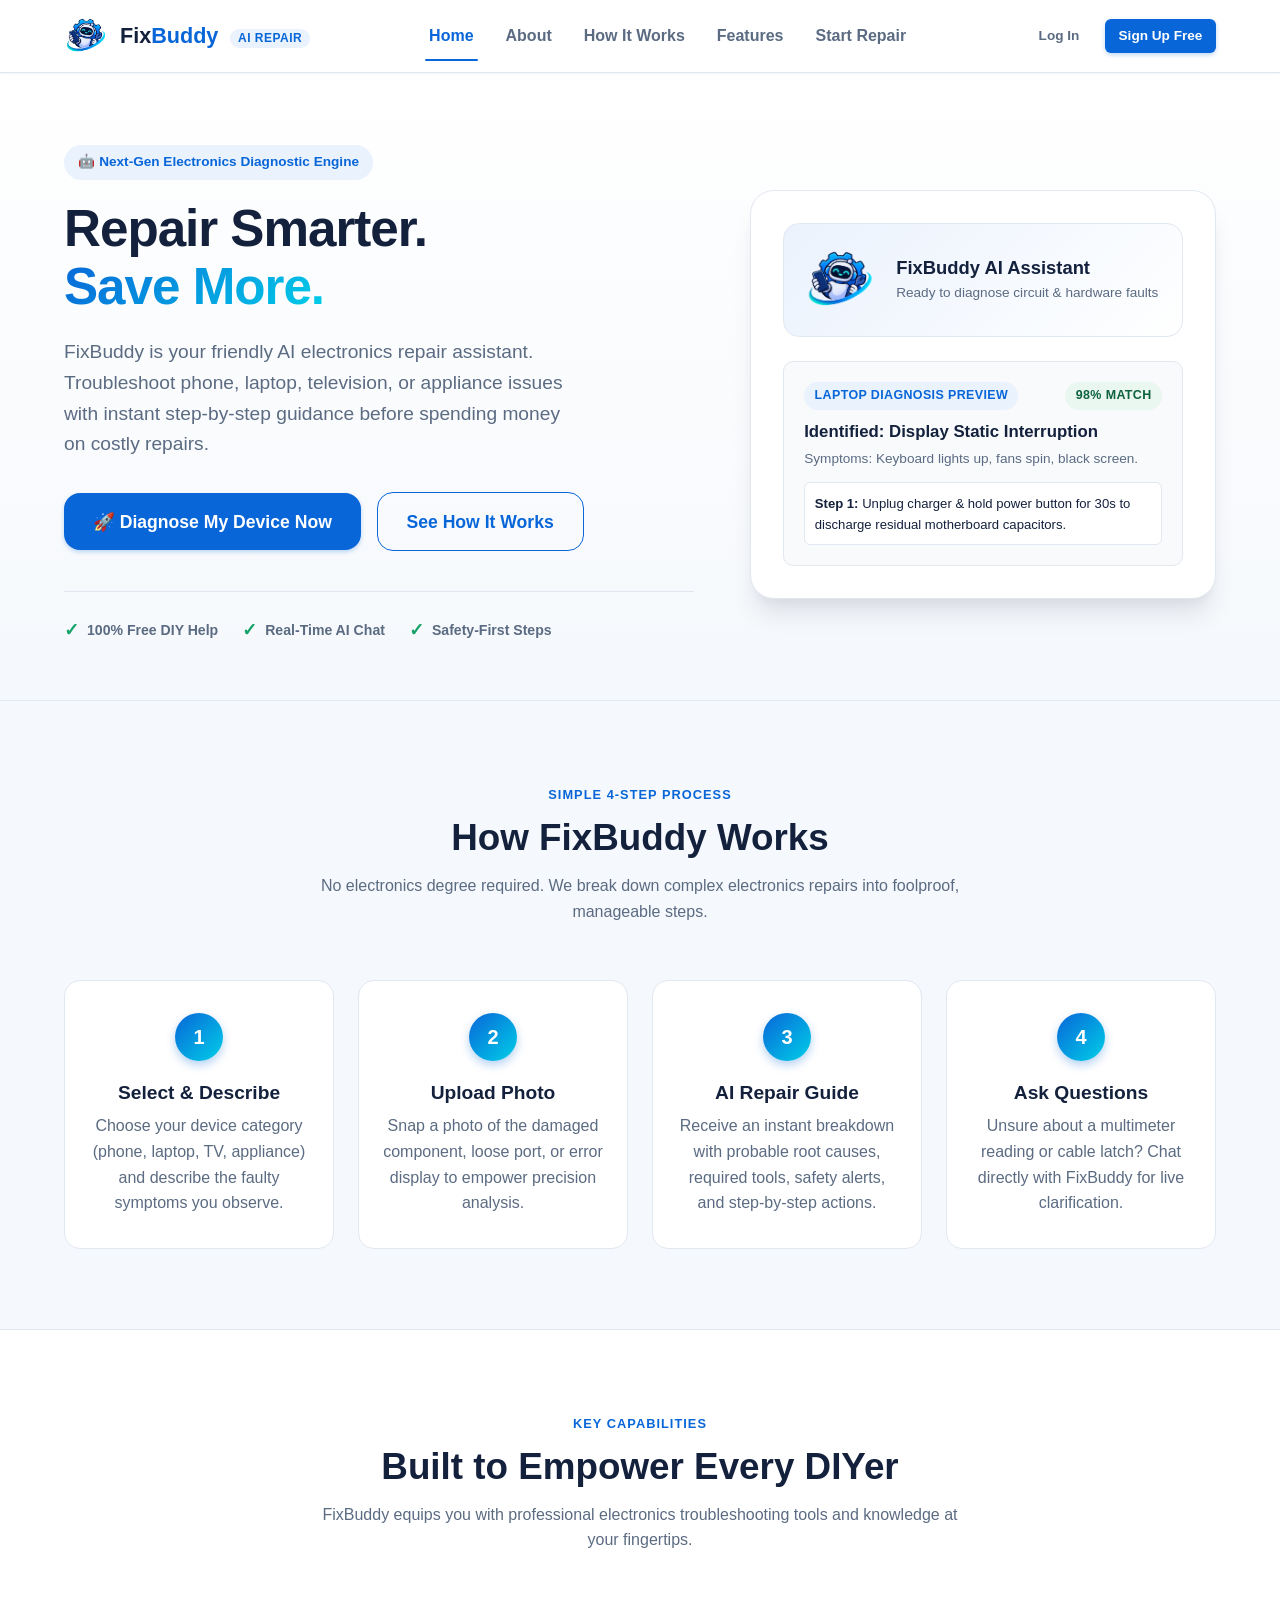
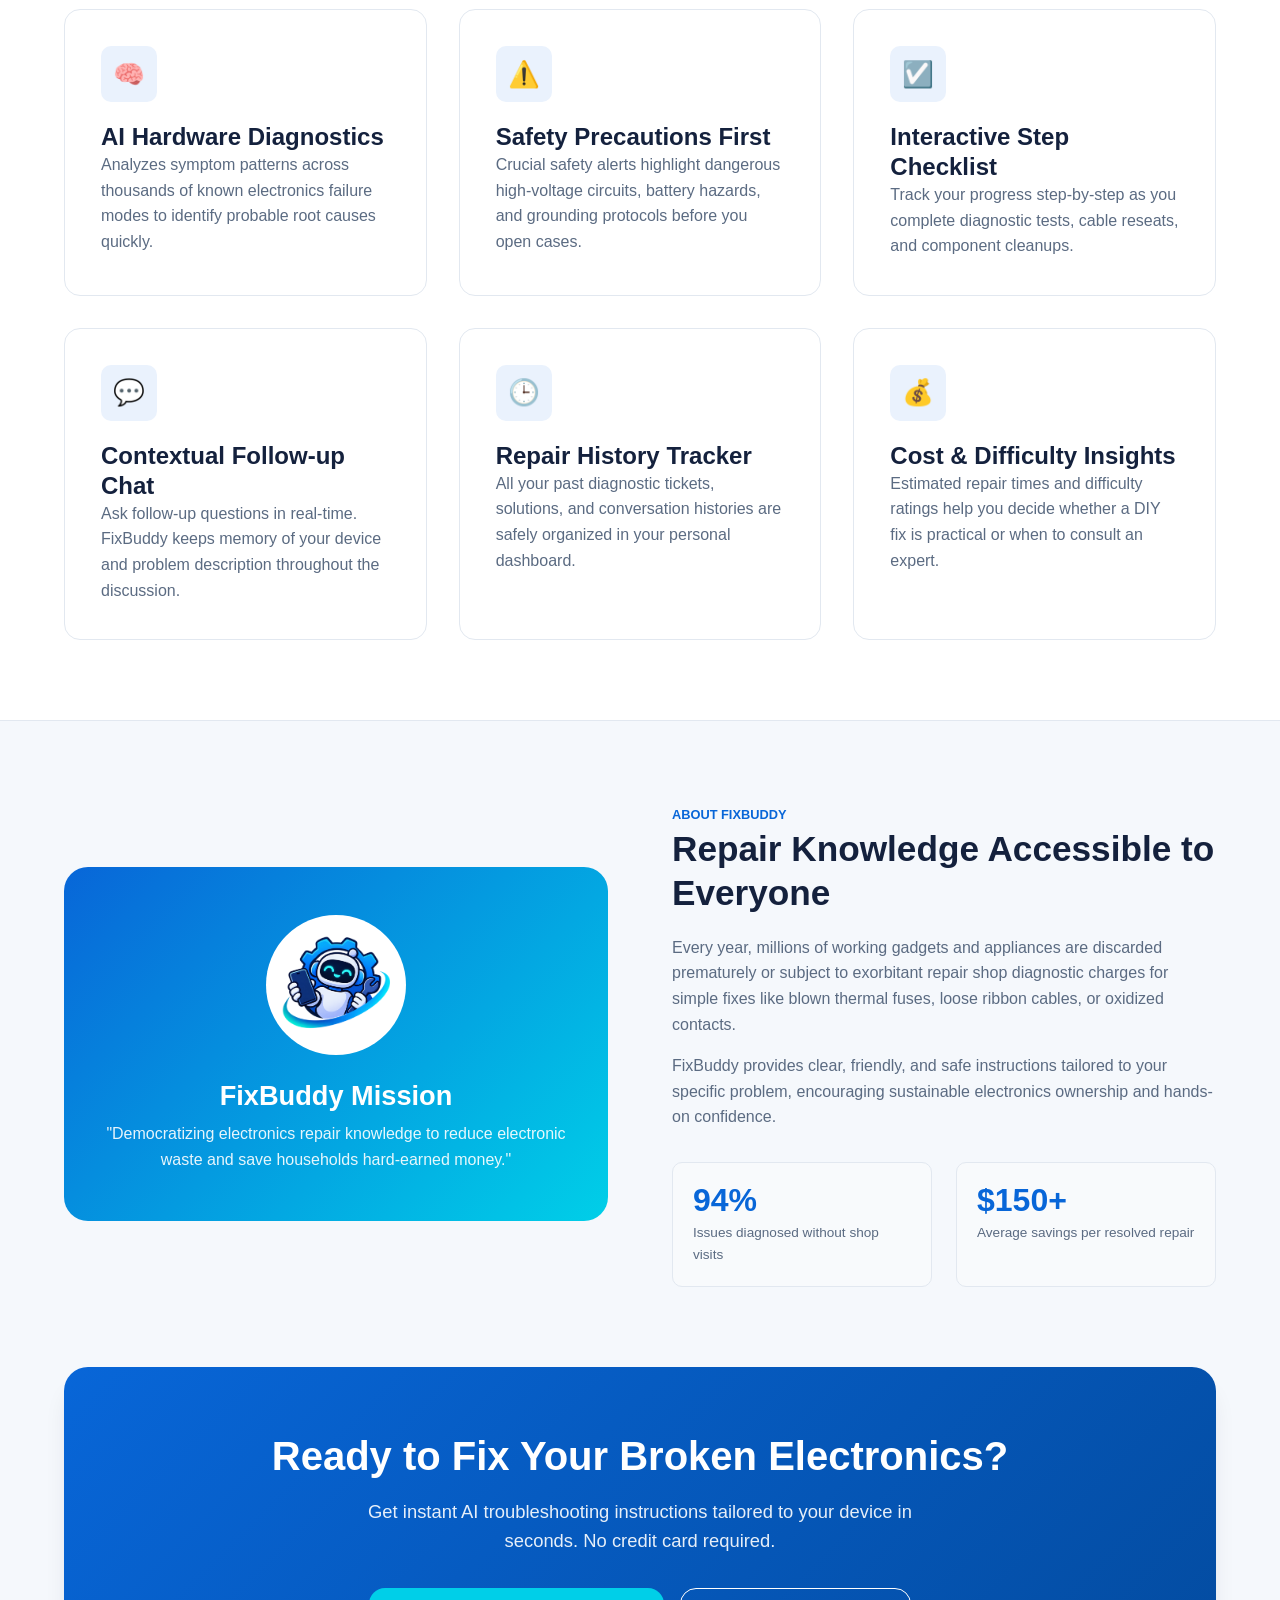
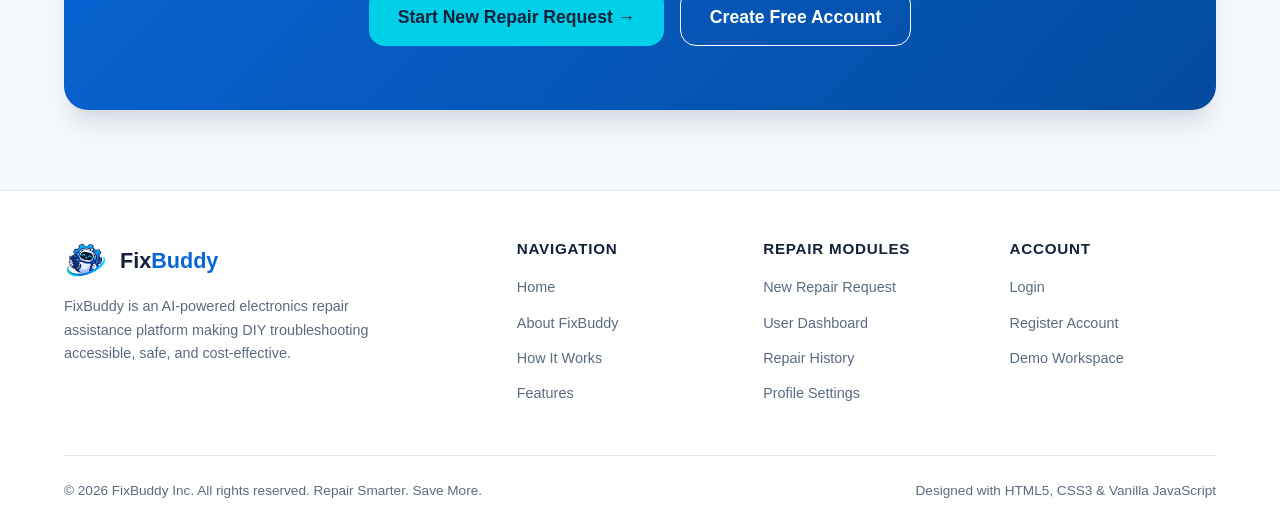
<file: index.html>
<!DOCTYPE html>
<html lang="en">
<head>
  <meta charset="UTF-8">
  <meta name="viewport" content="width=device-width, initial-scale=1.0">
  <title>FixBuddy – AI-Powered Electronics Repair Assistant</title>
  <meta name="description" content="FixBuddy helps you troubleshoot, diagnose, and repair electronic devices with AI-powered step-by-step guidance. Repair Smarter. Save More.">
  <link rel="stylesheet" href="css/style.css">
  <link rel="icon" type="image/png" href="assets/logo/logo.png">
  <style>
    /* Landing Hero Styles */
    .hero-section {
      padding: 4.5rem 0 3.5rem;
      background: linear-gradient(180deg, #ffffff 0%, var(--bg-main) 100%);
      border-bottom: 1px solid var(--border-color);
    }
    .hero-grid {
      display: grid;
      grid-template-columns: 1.15fr 0.85fr;
      align-items: center;
      gap: 3.5rem;
    }
    .hero-badge {
      display: inline-flex;
      align-items: center;
      gap: 0.5rem;
      background-color: var(--primary-light);
      color: var(--primary);
      padding: 0.4rem 0.9rem;
      border-radius: var(--radius-full);
      font-size: 0.85rem;
      font-weight: 700;
      margin-bottom: 1.25rem;
    }
    .hero-title {
      font-size: 3.2rem;
      line-height: 1.15;
      margin-bottom: 1.25rem;
      font-weight: 800;
      letter-spacing: -0.02em;
    }
    .hero-title span {
      background: linear-gradient(135deg, var(--primary) 0%, var(--secondary) 100%);
      -webkit-background-clip: text;
      -webkit-text-fill-color: transparent;
    }
    .hero-subtitle {
      font-size: 1.2rem;
      line-height: 1.6;
      color: var(--text-muted);
      margin-bottom: 2rem;
      max-width: 520px;
    }
    .hero-cta-group {
      display: flex;
      align-items: center;
      gap: 1rem;
      flex-wrap: wrap;
      margin-bottom: 2.5rem;
    }
    .hero-trust {
      display: flex;
      align-items: center;
      gap: 1.5rem;
      padding-top: 1.5rem;
      border-top: 1px solid var(--border-color);
    }
    .trust-item {
      display: flex;
      align-items: center;
      gap: 0.5rem;
      font-size: 0.88rem;
      font-weight: 600;
      color: var(--text-muted);
    }
    .trust-item span.icon {
      color: var(--success);
      font-size: 1.1rem;
    }

    /* Hero Visual Card */
    .hero-visual-card {
      background: #ffffff;
      border-radius: var(--radius-xl);
      border: 1px solid var(--border-color);
      padding: 2rem;
      box-shadow: var(--shadow-xl);
      position: relative;
    }
    .hero-visual-card::before {
      content: '';
      position: absolute;
      top: -12px;
      right: -12px;
      width: 100%;
      height: 100%;
      border-radius: var(--radius-xl);
      background: linear-gradient(135deg, rgba(8, 102, 216, 0.1) 0%, rgba(0, 207, 232, 0.15) 100%);
      z-index: -1;
    }
    .hero-robot-banner {
      display: flex;
      align-items: center;
      gap: 1.25rem;
      background: linear-gradient(135deg, var(--primary-light) 0%, #ffffff 100%);
      padding: 1.25rem;
      border-radius: var(--radius-lg);
      margin-bottom: 1.5rem;
      border: 1px solid var(--border-color);
    }
    .hero-robot-banner img {
      width: 72px;
      height: 72px;
      border-radius: var(--radius-md);
      object-fit: contain;
    }
    .diagnostic-preview-box {
      background-color: var(--bg-subtle);
      border-radius: var(--radius-md);
      padding: 1.25rem;
      border: 1px solid var(--border-color);
    }
    .diag-preview-header {
      display: flex;
      align-items: center;
      justify-content: space-between;
      margin-bottom: 0.75rem;
    }

    /* Sections */
    .section-padding {
      padding: 5rem 0;
    }
    .section-header-center {
      text-align: center;
      max-width: 640px;
      margin: 0 auto 3.5rem;
    }
    .section-header-center .section-tag {
      display: inline-block;
      text-transform: uppercase;
      font-size: 0.8rem;
      letter-spacing: 0.08em;
      font-weight: 700;
      color: var(--primary);
      margin-bottom: 0.6rem;
    }
    .section-header-center h2 {
      font-size: 2.3rem;
      margin-bottom: 0.75rem;
    }

    /* How It Works Steps */
    .steps-grid {
      display: grid;
      grid-template-columns: repeat(auto-fit, minmax(240px, 1fr));
      gap: 1.5rem;
      position: relative;
    }
    .step-box {
      background: #ffffff;
      border: 1px solid var(--border-color);
      border-radius: var(--radius-lg);
      padding: 2rem 1.5rem;
      text-align: center;
      position: relative;
      transition: transform var(--transition-fast), box-shadow var(--transition-fast);
    }
    .step-box:hover {
      transform: translateY(-4px);
      box-shadow: var(--shadow-md);
      border-color: var(--primary);
    }
    .step-number-badge {
      width: 48px;
      height: 48px;
      border-radius: 50%;
      background: linear-gradient(135deg, var(--primary) 0%, var(--secondary) 100%);
      color: #ffffff;
      font-size: 1.25rem;
      font-weight: 800;
      display: flex;
      align-items: center;
      justify-content: center;
      margin: 0 auto 1.25rem;
      box-shadow: 0 4px 10px rgba(8, 102, 216, 0.3);
    }
    .step-box h3 {
      font-size: 1.2rem;
      margin-bottom: 0.5rem;
    }

    /* Features Grid */
    .features-grid {
      display: grid;
      grid-template-columns: repeat(auto-fit, minmax(320px, 1fr));
      gap: 2rem;
    }
    .feature-card {
      background: #ffffff;
      border: 1px solid var(--border-color);
      border-radius: var(--radius-lg);
      padding: 2.25rem;
      transition: all var(--transition-fast);
    }
    .feature-card:hover {
      transform: translateY(-3px);
      box-shadow: var(--shadow-lg);
      border-color: var(--primary);
    }
    .feature-icon-wrapper {
      width: 56px;
      height: 56px;
      border-radius: var(--radius-md);
      background-color: var(--primary-light);
      color: var(--primary);
      display: flex;
      align-items: center;
      justify-content: center;
      font-size: 1.6rem;
      margin-bottom: 1.25rem;
    }

    /* About FixBuddy Split */
    .about-split {
      display: grid;
      grid-template-columns: 1fr 1fr;
      align-items: center;
      gap: 4rem;
    }
    .about-content h2 {
      font-size: 2.2rem;
      margin-bottom: 1.25rem;
    }
    .about-metrics {
      display: grid;
      grid-template-columns: 1fr 1fr;
      gap: 1.5rem;
      margin-top: 2rem;
    }
    .about-metric-card {
      background-color: var(--bg-subtle);
      border: 1px solid var(--border-color);
      border-radius: var(--radius-md);
      padding: 1.25rem;
    }
    .about-metric-card .stat {
      font-size: 2rem;
      font-weight: 800;
      color: var(--primary);
      line-height: 1.1;
    }

    /* CTA Section */
    .cta-banner {
      background: linear-gradient(135deg, #0866D8 0%, #034b9f 100%);
      color: #ffffff;
      border-radius: var(--radius-xl);
      padding: 4rem 3rem;
      text-align: center;
      box-shadow: var(--shadow-xl);
      position: relative;
      overflow: hidden;
    }
    .cta-banner h2 {
      color: #ffffff;
      font-size: 2.5rem;
      margin-bottom: 1rem;
    }
    .cta-banner p {
      color: rgba(255, 255, 255, 0.9);
      font-size: 1.15rem;
      max-width: 600px;
      margin: 0 auto 2rem;
    }

    @media (max-width: 900px) {
      .hero-grid, .about-split {
        grid-template-columns: 1fr;
        gap: 2.5rem;
      }
      .hero-title {
        font-size: 2.5rem;
      }
    }
  </style>
</head>
<body>

  <!-- Navigation Bar -->
  <header class="navbar">
    <div class="container">
      <a href="index.html" class="brand">
        <img src="assets/logo/logo.png" alt="FixBuddy Logo">
        <div>Fix<span>Buddy</span> <span class="sub-brand">AI REPAIR</span></div>
      </a>

      <nav class="nav-links">
        <a href="index.html" class="nav-link active">Home</a>
        <a href="#about" class="nav-link">About</a>
        <a href="#how-it-works" class="nav-link">How It Works</a>
        <a href="#features" class="nav-link">Features</a>
        <a href="repair.html" class="nav-link">Start Repair</a>
      </nav>

      <div class="nav-auth">
        <a href="login.html" class="btn btn-ghost btn-sm">Log In</a>
        <a href="signup.html" class="btn btn-primary btn-sm">Sign Up Free</a>
      </div>

      <button class="nav-mobile-toggle" aria-label="Toggle menu">☰</button>
    </div>
  </header>

  <!-- Hero Section -->
  <section class="hero-section">
    <div class="container">
      <div class="hero-grid">
        <div class="hero-content">
          <div class="hero-badge">
            <span>🤖 Next-Gen Electronics Diagnostic Engine</span>
          </div>
          <h1 class="hero-title">
            Repair Smarter.<br>
            <span>Save More.</span>
          </h1>
          <p class="hero-subtitle">
            FixBuddy is your friendly AI electronics repair assistant. Troubleshoot phone, laptop, television, or appliance issues with instant step-by-step guidance before spending money on costly repairs.
          </p>

          <div class="hero-cta-group">
            <a href="repair.html" class="btn btn-primary btn-lg">
              <span>🚀 Diagnose My Device Now</span>
            </a>
            <a href="#how-it-works" class="btn btn-outline btn-lg">
              <span>See How It Works</span>
            </a>
          </div>

          <div class="hero-trust">
            <div class="trust-item">
              <span class="icon">✓</span> 100% Free DIY Help
            </div>
            <div class="trust-item">
              <span class="icon">✓</span> Real-Time AI Chat
            </div>
            <div class="trust-item">
              <span class="icon">✓</span> Safety-First Steps
            </div>
          </div>
        </div>

        <!-- Hero Visual Card -->
        <div class="hero-visual">
          <div class="hero-visual-card">
            <div class="hero-robot-banner">
              <img src="assets/logo/logo.png" alt="FixBuddy Assistant Robot">
              <div>
                <h3 style="font-size: 1.15rem; margin-bottom: 0.2rem;">FixBuddy AI Assistant</h3>
                <p style="font-size: 0.85rem; color: var(--text-muted);">Ready to diagnose circuit & hardware faults</p>
              </div>
            </div>

            <div class="diagnostic-preview-box">
              <div class="diag-preview-header">
                <span class="badge badge-primary">Laptop Diagnosis Preview</span>
                <span class="badge badge-success">98% Match</span>
              </div>
              <h4 style="font-size: 1.05rem; margin-bottom: 0.35rem; color: var(--text-main);">Identified: Display Static Interruption</h4>
              <p style="font-size: 0.85rem; margin-bottom: 0.75rem;">Symptoms: Keyboard lights up, fans spin, black screen.</p>
              <div style="font-size: 0.82rem; background: #ffffff; padding: 0.6rem; border-radius: var(--radius-sm); border: 1px solid var(--border-color); color: var(--text-main);">
                <strong>Step 1:</strong> Unplug charger & hold power button for 30s to discharge residual motherboard capacitors.
              </div>
            </div>

            <!-- <div style="margin-top: 1.25rem; display: flex; justify-content: space-between; align-items: center; font-size: 0.85rem;">
              <span style="color: var(--success); font-weight: 600;">✓ Average user savings: $140+</span>
              <a href="repair.html" style="font-weight: 600;">Try it live &rarr;</a>
            </div> -->
          </div>
        </div>
      </div>
    </div>
  </section>

  <!-- How It Works Section -->
  <section class="section-padding" id="how-it-works">
    <div class="container">
      <div class="section-header-center">
        <span class="section-tag">Simple 4-Step Process</span>
        <h2>How FixBuddy Works</h2>
        <p>No electronics degree required. We break down complex electronics repairs into foolproof, manageable steps.</p>
      </div>

      <div class="steps-grid">
        <div class="step-box">
          <div class="step-number-badge">1</div>
          <h3>Select & Describe</h3>
          <p>Choose your device category (phone, laptop, TV, appliance) and describe the faulty symptoms you observe.</p>
        </div>

        <div class="step-box">
          <div class="step-number-badge">2</div>
          <h3>Upload Photo</h3>
          <p>Snap a photo of the damaged component, loose port, or error display to empower precision analysis.</p>
        </div>

        <div class="step-box">
          <div class="step-number-badge">3</div>
          <h3>AI Repair Guide</h3>
          <p>Receive an instant breakdown with probable root causes, required tools, safety alerts, and step-by-step actions.</p>
        </div>

        <div class="step-box">
          <div class="step-number-badge">4</div>
          <h3>Ask Questions</h3>
          <p>Unsure about a multimeter reading or cable latch? Chat directly with FixBuddy for live clarification.</p>
        </div>
      </div>
    </div>
  </section>

  <!-- Features Section -->
  <section class="section-padding" id="features" style="background-color: #ffffff; border-top: 1px solid var(--border-color); border-bottom: 1px solid var(--border-color);">
    <div class="container">
      <div class="section-header-center">
        <span class="section-tag">Key Capabilities</span>
        <h2>Built to Empower Every DIYer</h2>
        <p>FixBuddy equips you with professional electronics troubleshooting tools and knowledge at your fingertips.</p>
      </div>

      <div class="features-grid">
        <div class="feature-card">
          <div class="feature-icon-wrapper">🧠</div>
          <h3>AI Hardware Diagnostics</h3>
          <p>Analyzes symptom patterns across thousands of known electronics failure modes to identify probable root causes quickly.</p>
        </div>

        <div class="feature-card">
          <div class="feature-icon-wrapper">⚠️</div>
          <h3>Safety Precautions First</h3>
          <p>Crucial safety alerts highlight dangerous high-voltage circuits, battery hazards, and grounding protocols before you open cases.</p>
        </div>

        <div class="feature-card">
          <div class="feature-icon-wrapper">☑️</div>
          <h3>Interactive Step Checklist</h3>
          <p>Track your progress step-by-step as you complete diagnostic tests, cable reseats, and component cleanups.</p>
        </div>

        <div class="feature-card">
          <div class="feature-icon-wrapper">💬</div>
          <h3>Contextual Follow-up Chat</h3>
          <p>Ask follow-up questions in real-time. FixBuddy keeps memory of your device and problem description throughout the discussion.</p>
        </div>

        <div class="feature-card">
          <div class="feature-icon-wrapper">🕒</div>
          <h3>Repair History Tracker</h3>
          <p>All your past diagnostic tickets, solutions, and conversation histories are safely organized in your personal dashboard.</p>
        </div>

        <div class="feature-card">
          <div class="feature-icon-wrapper">💰</div>
          <h3>Cost & Difficulty Insights</h3>
          <p>Estimated repair times and difficulty ratings help you decide whether a DIY fix is practical or when to consult an expert.</p>
        </div>
      </div>
    </div>
  </section>

  <!-- About FixBuddy Section -->
  <section class="section-padding" id="about">
    <div class="container">
      <div class="about-split">
        <div class="about-image-side">
          <div style="background: linear-gradient(135deg, var(--primary) 0%, var(--secondary) 100%); border-radius: var(--radius-xl); padding: 3rem 2rem; color: #ffffff; text-align: center;">
            <img src="assets/logo/logo.png" alt="FixBuddy Mascot" style="width: 140px; height: 140px; margin: 0 auto 1.5rem; background: #ffffff; border-radius: 50%; padding: 8px;">
            <h3 style="color: #ffffff; font-size: 1.7rem; margin-bottom: 0.5rem;">FixBuddy Mission</h3>
            <p style="color: rgba(255, 255, 255, 0.9); font-size: 1rem;">
              "Democratizing electronics repair knowledge to reduce electronic waste and save households hard-earned money."
            </p>
          </div>
        </div>

        <div class="about-content">
          <span class="section-tag" style="text-transform: uppercase; font-size: 0.8rem; font-weight: 700; color: var(--primary);">About FixBuddy</span>
          <h2>Repair Knowledge Accessible to Everyone</h2>
          <p style="margin-bottom: 1rem;">
            Every year, millions of working gadgets and appliances are discarded prematurely or subject to exorbitant repair shop diagnostic charges for simple fixes like blown thermal fuses, loose ribbon cables, or oxidized contacts.
          </p>
          <p>
            FixBuddy provides clear, friendly, and safe instructions tailored to your specific problem, encouraging sustainable electronics ownership and hands-on confidence.
          </p>

          <div class="about-metrics">
            <div class="about-metric-card">
              <div class="stat">94%</div>
              <p style="font-size: 0.85rem; margin-top: 0.25rem;">Issues diagnosed without shop visits</p>
            </div>
            <div class="about-metric-card">
              <div class="stat">$150+</div>
              <p style="font-size: 0.85rem; margin-top: 0.25rem;">Average savings per resolved repair</p>
            </div>
          </div>
        </div>
      </div>
    </div>
  </section>

  <!-- CTA Banner -->
  <section class="section-padding" style="padding-top: 0;">
    <div class="container">
      <div class="cta-banner">
        <h2>Ready to Fix Your Broken Electronics?</h2>
        <p>Get instant AI troubleshooting instructions tailored to your device in seconds. No credit card required.</p>
        <div style="display: flex; justify-content: center; gap: 1rem; flex-wrap: wrap;">
          <a href="repair.html" class="btn btn-secondary btn-lg">Start New Repair Request &rarr;</a>
          <a href="signup.html" class="btn btn-outline btn-lg" style="color: #ffffff; border-color: #ffffff;">Create Free Account</a>
        </div>
      </div>
    </div>
  </section>

  <!-- Footer -->
  <footer class="footer">
    <div class="container">
      <div class="footer-top">
        <div class="footer-brand">
          <a href="index.html" class="brand" style="margin-bottom: 0.75rem;">
            <img src="assets/logo/logo.png" alt="FixBuddy Logo">
            <div>Fix<span>Buddy</span></div>
          </a>
          <p>FixBuddy is an AI-powered electronics repair assistance platform making DIY troubleshooting accessible, safe, and cost-effective.</p>
        </div>

        <div class="footer-col">
          <h4>Navigation</h4>
          <ul>
            <li><a href="index.html">Home</a></li>
            <li><a href="#about">About FixBuddy</a></li>
            <li><a href="#how-it-works">How It Works</a></li>
            <li><a href="#features">Features</a></li>
          </ul>
        </div>

        <div class="footer-col">
          <h4>Repair Modules</h4>
          <ul>
            <li><a href="repair.html">New Repair Request</a></li>
            <li><a href="dashboard.html">User Dashboard</a></li>
            <li><a href="history.html">Repair History</a></li>
            <li><a href="profile.html">Profile Settings</a></li>
          </ul>
        </div>

        <div class="footer-col">
          <h4>Account</h4>
          <ul>
            <li><a href="login.html">Login</a></li>
            <li><a href="signup.html">Register Account</a></li>
            <li><a href="dashboard.html">Demo Workspace</a></li>
          </ul>
        </div>
      </div>

      <div class="footer-bottom">
        <div>&copy; 2026 FixBuddy Inc. All rights reserved. Repair Smarter. Save More.</div>
        <div>Designed with HTML5, CSS3 & Vanilla JavaScript</div>
      </div>
    </div>
  </footer>

  <script src="js/main.js"></script>
</body>
</html>
</file>
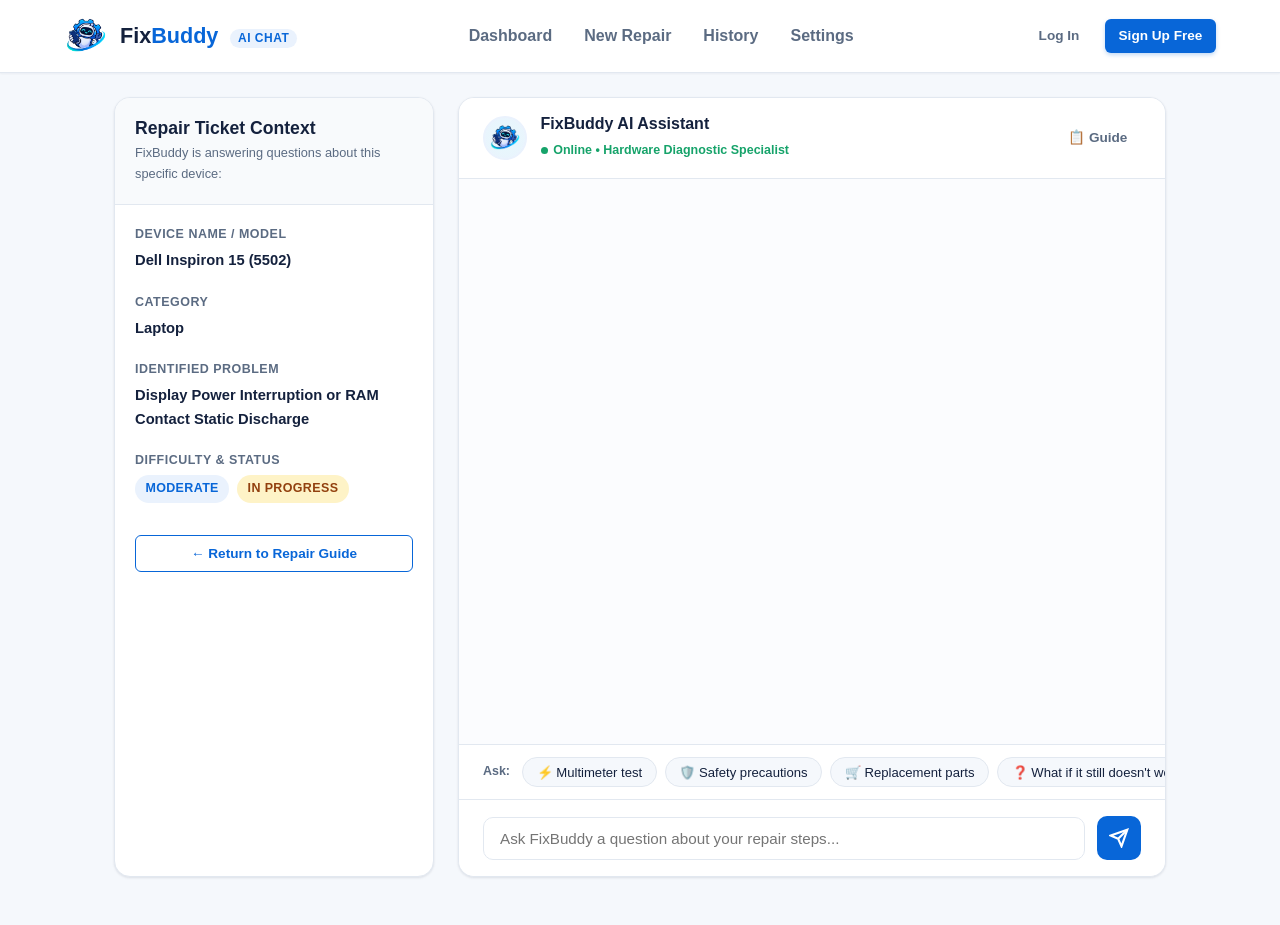
<file: chat.html>
<!DOCTYPE html>
<html lang="en">
<head>
  <meta charset="UTF-8">
  <meta name="viewport" content="width=device-width, initial-scale=1.0">
  <title>Follow-up AI Chat – FixBuddy</title>
  <link rel="stylesheet" href="css/style.css">
  <link rel="stylesheet" href="css/chat.css">
  <link rel="icon" type="image/png" href="assets/logo/logo.png">
</head>
<body>

  <!-- Navigation Bar -->
  <header class="navbar">
    <div class="container">
      <a href="index.html" class="brand">
        <img src="assets/logo/logo.png" alt="FixBuddy Logo">
        <div>Fix<span>Buddy</span> <span class="sub-brand">AI CHAT</span></div>
      </a>

      <nav class="nav-links">
        <a href="dashboard.html" class="nav-link">Dashboard</a>
        <a href="repair.html" class="nav-link">New Repair</a>
        <a href="history.html" class="nav-link">History</a>
        <a href="profile.html" class="nav-link">Settings</a>
      </nav>

      <div class="nav-auth"></div>

      <button class="nav-mobile-toggle" aria-label="Toggle menu">☰</button>
    </div>
  </header>

  <main class="chat-wrapper">
    <!-- Active Ticket Sidebar Context -->
    <aside class="chat-ticket-sidebar">
      <div class="sidebar-panel-header">
        <h3>Repair Ticket Context</h3>
        <p class="text-muted">FixBuddy is answering questions about this specific device:</p>
      </div>

      <div class="sidebar-panel-content">
        <div class="ticket-detail-item">
          <div class="ticket-detail-label">Device Name / Model</div>
          <div class="ticket-detail-val" id="chatTicketDevice">Dell Inspiron 15</div>
        </div>

        <div class="ticket-detail-item">
          <div class="ticket-detail-label">Category</div>
          <div class="ticket-detail-val" id="chatTicketCategory">Laptop</div>
        </div>

        <div class="ticket-detail-item">
          <div class="ticket-detail-label">Identified Problem</div>
          <div class="ticket-detail-val" id="chatTicketProblem">Display Power Interruption</div>
        </div>

        <div class="ticket-detail-item">
          <div class="ticket-detail-label">Difficulty & Status</div>
          <div style="display: flex; align-items: center; gap: 0.5rem; margin-top: 0.25rem;">
            <span class="badge badge-primary" id="chatTicketDifficulty">Moderate</span>
            <span class="badge badge-warning" id="chatTicketStatus">In Progress</span>
          </div>
        </div>

        <div class="ticket-thumb-box" id="chatTicketThumb" style="display: none;"></div>

        <div style="margin-top: 2rem;">
          <a href="solution.html" class="btn btn-outline btn-block btn-sm">&larr; Return to Repair Guide</a>
        </div>
      </div>
    </aside>

    <!-- Main Chat Workspace -->
    <section class="chat-main-card">
      <div class="chat-header-bar">
        <div class="chat-assistant-meta">
          <div class="assistant-avatar">
            <img src="assets/logo/logo.png" alt="FixBuddy Assistant">
          </div>
          <div class="assistant-info">
            <h4>FixBuddy AI Assistant</h4>
            <div class="online-status">
              <div class="online-dot"></div>
              <span>Online • Hardware Diagnostic Specialist</span>
            </div>
          </div>
        </div>

        <div>
          <a href="solution.html" class="btn btn-ghost btn-sm" title="View Full Guide">📋 Guide</a>
        </div>
      </div>

      <!-- Messages Area -->
      <div class="chat-messages-container" id="chatMessagesContainer">
        <!-- Rendered dynamically by chat.js -->
      </div>

      <!-- Typing Indicator -->
      <div class="typing-indicator" id="chatTypingIndicator">
        <div class="typing-dot"></div>
        <div class="typing-dot"></div>
        <div class="typing-dot"></div>
      </div>

      <!-- Suggested Prompt Chips -->
      <div class="chat-suggestions-bar">
        <span style="font-size: 0.78rem; font-weight: 700; color: var(--text-muted); margin-right: 0.25rem;">Ask:</span>
        <button type="button" class="suggestion-chip" data-prompt="How do I safely test with a multimeter?">⚡ Multimeter test</button>
        <button type="button" class="suggestion-chip" data-prompt="Is it safe to open the case myself?">🛡️ Safety precautions</button>
        <button type="button" class="suggestion-chip" data-prompt="Where can I buy reliable replacement parts?">🛒 Replacement parts</button>
        <button type="button" class="suggestion-chip" data-prompt="The screen is still black after reseating RAM, what should I check next?">❓ What if it still doesn't work?</button>
      </div>

      <!-- Input Bar -->
      <form id="chatForm" class="chat-input-bar">
        <input type="text" id="chatInput" class="chat-input-field" placeholder="Ask FixBuddy a question about your repair steps..." autocomplete="off" required>
        <button type="submit" class="chat-send-btn" id="chatSendBtn" title="Send Message">
          <svg width="20" height="20" viewBox="0 0 24 24" fill="none" stroke="currentColor" stroke-width="2.5"><line x1="22" y1="2" x2="11" y2="13"></line><polygon points="22 2 15 22 11 13 2 9 22 2"></polygon></svg>
        </button>
      </form>
    </section>
  </main>

  <script src="js/main.js"></script>
  <script src="js/chat.js"></script>
</body>
</html>
</file>
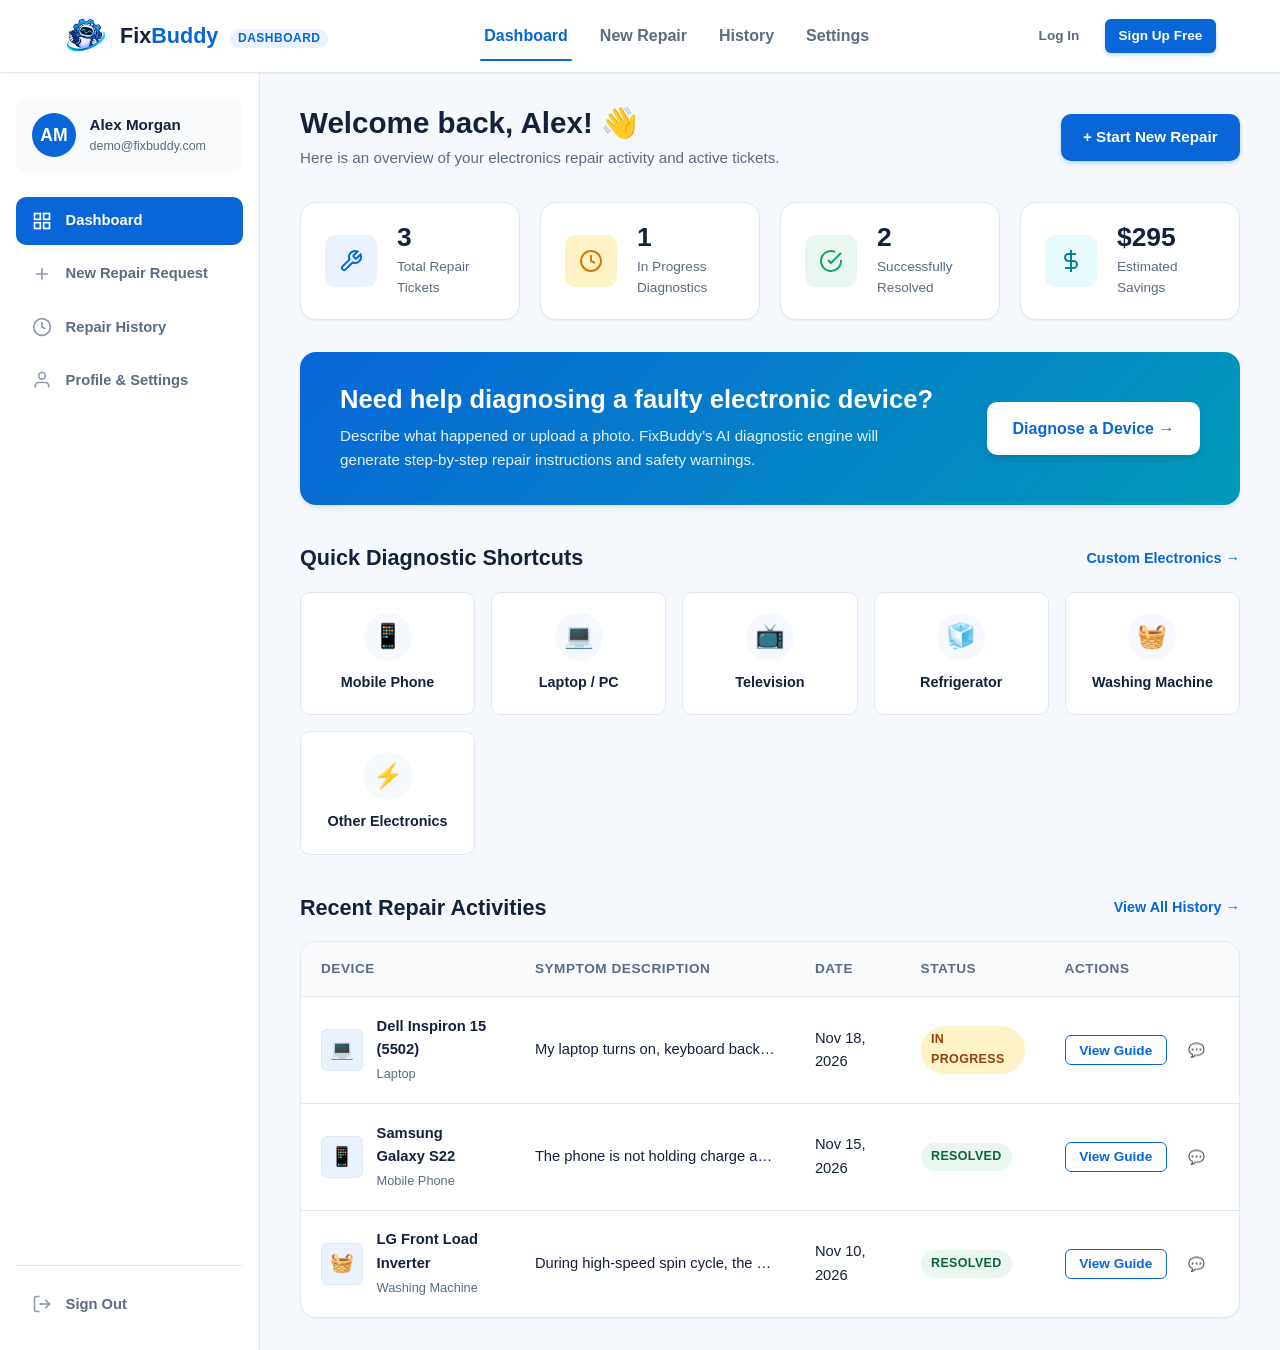
<file: dashboard.html>
<!DOCTYPE html>
<html lang="en">
<head>
  <meta charset="UTF-8">
  <meta name="viewport" content="width=device-width, initial-scale=1.0">
  <title>Dashboard – FixBuddy</title>
  <link rel="stylesheet" href="css/style.css">
  <link rel="stylesheet" href="css/dashboard.css">
  <link rel="icon" type="image/png" href="assets/logo/logo.png">
</head>
<body>

  <!-- Navigation Bar -->
  <header class="navbar">
    <div class="container">
      <a href="index.html" class="brand">
        <img src="assets/logo/logo.png" alt="FixBuddy Logo">
        <div>Fix<span>Buddy</span> <span class="sub-brand">DASHBOARD</span></div>
      </a>

      <nav class="nav-links">
        <a href="dashboard.html" class="nav-link active">Dashboard</a>
        <a href="repair.html" class="nav-link">New Repair</a>
        <a href="history.html" class="nav-link">History</a>
        <a href="profile.html" class="nav-link">Settings</a>
      </nav>

      <div class="nav-auth"></div>

      <button class="nav-mobile-toggle" aria-label="Toggle menu">☰</button>
    </div>
  </header>

  <!-- Dashboard Layout -->
  <div class="dashboard-layout">
    <!-- Sidebar -->
    <aside class="dashboard-sidebar">
      <div class="sidebar-user">
        <div class="user-avatar" id="dashUserAvatar">AM</div>
        <div class="sidebar-user-info">
          <div class="sidebar-user-name" id="dashUserName">Alex Morgan</div>
          <div class="sidebar-user-email" id="dashUserEmail">demo@fixbuddy.com</div>
        </div>
      </div>

      <nav class="sidebar-nav">
        <a href="dashboard.html" class="sidebar-link active">
          <svg viewBox="0 0 24 24" fill="none" stroke="currentColor"><rect x="3" y="3" width="7" height="7"></rect><rect x="14" y="3" width="7" height="7"></rect><rect x="14" y="14" width="7" height="7"></rect><rect x="3" y="14" width="7" height="7"></rect></svg>
          <span>Dashboard</span>
        </a>
        <a href="repair.html" class="sidebar-link">
          <svg viewBox="0 0 24 24" fill="none" stroke="currentColor"><path d="M12 5v14M5 12h14"></path></svg>
          <span>New Repair Request</span>
        </a>
        <a href="history.html" class="sidebar-link">
          <svg viewBox="0 0 24 24" fill="none" stroke="currentColor"><circle cx="12" cy="12" r="10"></circle><polyline points="12 6 12 12 16 14"></polyline></svg>
          <span>Repair History</span>
        </a>
        <a href="profile.html" class="sidebar-link">
          <svg viewBox="0 0 24 24" fill="none" stroke="currentColor"><path d="M20 21v-2a4 4 0 0 0-4-4H8a4 4 0 0 0-4 4v2"></path><circle cx="12" cy="7" r="4"></circle></svg>
          <span>Profile & Settings</span>
        </a>
      </nav>

      <div class="sidebar-footer">
        <button class="sidebar-link text-danger" id="sidebarLogoutBtn" style="width: 100%; border: none; background: none; cursor: pointer;">
          <svg viewBox="0 0 24 24" fill="none" stroke="currentColor"><path d="M9 21H5a2 2 0 0 1-2-2V5a2 2 0 0 1 2-2h4"></path><polyline points="16 17 21 12 16 7"></polyline><line x1="21" y1="12" x2="9" y2="12"></line></svg>
          <span>Sign Out</span>
        </button>
      </div>
    </aside>

    <!-- Main Workspace -->
    <main class="dashboard-main">
      <div class="dashboard-header">
        <div class="dashboard-title">
          <h1>Welcome back, <span id="welcomeUserName">Alex</span>! 👋</h1>
          <p>Here is an overview of your electronics repair activity and active tickets.</p>
        </div>

        <a href="repair.html" class="btn btn-primary">
          <span>+ Start New Repair</span>
        </a>
      </div>

      <!-- Metrics Row -->
      <div class="metrics-grid">
        <div class="metric-card">
          <div class="metric-icon-box blue">
            <svg width="24" height="24" viewBox="0 0 24 24" fill="none" stroke="currentColor" stroke-width="2"><path d="M14.7 6.3a1 1 0 0 0 0 1.4l1.6 1.6a1 1 0 0 0 1.4 0l3.77-3.77a6 6 0 0 1-7.94 7.94l-6.91 6.91a2.12 2.12 0 0 1-3-3l6.91-6.91a6 6 0 0 1 7.94-7.94l-3.76 3.76z"></path></svg>
          </div>
          <div class="metric-data">
            <h3 id="metricTotalRepairs">3</h3>
            <p>Total Repair Tickets</p>
          </div>
        </div>

        <div class="metric-card">
          <div class="metric-icon-box amber">
            <svg width="24" height="24" viewBox="0 0 24 24" fill="none" stroke="currentColor" stroke-width="2"><circle cx="12" cy="12" r="10"></circle><polyline points="12 6 12 12 16 14"></polyline></svg>
          </div>
          <div class="metric-data">
            <h3 id="metricInProgress">1</h3>
            <p>In Progress Diagnostics</p>
          </div>
        </div>

        <div class="metric-card">
          <div class="metric-icon-box green">
            <svg width="24" height="24" viewBox="0 0 24 24" fill="none" stroke="currentColor" stroke-width="2"><path d="M22 11.08V12a10 10 0 1 1-5.93-9.14"></path><polyline points="22 4 12 14.01 9 11.01"></polyline></svg>
          </div>
          <div class="metric-data">
            <h3 id="metricResolved">2</h3>
            <p>Successfully Resolved</p>
          </div>
        </div>

        <div class="metric-card">
          <div class="metric-icon-box cyan">
            <svg width="24" height="24" viewBox="0 0 24 24" fill="none" stroke="currentColor" stroke-width="2"><line x1="12" y1="1" x2="12" y2="23"></line><path d="M17 5H9.5a3.5 3.5 0 0 0 0 7h5a3.5 3.5 0 0 1 0 7H6"></path></svg>
          </div>
          <div class="metric-data">
            <h3 id="metricSavings">$295</h3>
            <p>Estimated Savings</p>
          </div>
        </div>
      </div>

      <!-- Action Banner -->
      <div class="action-banner">
        <div>
          <h2>Need help diagnosing a faulty electronic device?</h2>
          <p>Describe what happened or upload a photo. FixBuddy's AI diagnostic engine will generate step-by-step repair instructions and safety warnings.</p>
        </div>
        <a href="repair.html" class="btn-banner">Diagnose a Device &rarr;</a>
      </div>

      <!-- Category Quick Select -->
      <div class="section-heading">
        <h2>Quick Diagnostic Shortcuts</h2>
        <a href="repair.html" style="font-size: 0.9rem; font-weight: 600;">Custom Electronics &rarr;</a>
      </div>

      <div class="category-grid">
        <a href="repair.html?category=Mobile Phone" class="category-card">
          <div class="category-icon">📱</div>
          <span class="category-title">Mobile Phone</span>
        </a>
        <a href="repair.html?category=Laptop" class="category-card">
          <div class="category-icon">💻</div>
          <span class="category-title">Laptop / PC</span>
        </a>
        <a href="repair.html?category=Television" class="category-card">
          <div class="category-icon">📺</div>
          <span class="category-title">Television</span>
        </a>
        <a href="repair.html?category=Refrigerator" class="category-card">
          <div class="category-icon">🧊</div>
          <span class="category-title">Refrigerator</span>
        </a>
        <a href="repair.html?category=Washing Machine" class="category-card">
          <div class="category-icon">🧺</div>
          <span class="category-title">Washing Machine</span>
        </a>
        <a href="repair.html?category=Other Electronics" class="category-card">
          <div class="category-icon">⚡</div>
          <span class="category-title">Other Electronics</span>
        </a>
      </div>

      <!-- Recent Repairs Table -->
      <div class="section-heading">
        <h2>Recent Repair Activities</h2>
        <a href="history.html" style="font-size: 0.9rem; font-weight: 600;">View All History &rarr;</a>
      </div>

      <div class="repairs-table-card">
        <div class="table-responsive">
          <table class="repairs-table">
            <thead>
              <tr>
                <th>Device</th>
                <th>Symptom Description</th>
                <th>Date</th>
                <th>Status</th>
                <th>Actions</th>
              </tr>
            </thead>
            <tbody id="recentRepairsBody">
              <!-- Populated dynamically by dashboard.js -->
            </tbody>
          </table>
        </div>

        <div class="empty-state" id="dashEmptyState" style="display: none;">
          <div class="empty-icon">🔧</div>
          <h3>No repairs submitted yet</h3>
          <p>Start your first electronics repair request to receive step-by-step AI troubleshooting guidance.</p>
          <a href="repair.html" class="btn btn-primary">Start New Repair</a>
        </div>
      </div>
    </main>
  </div>

  <script src="js/main.js"></script>
  <script src="js/dashboard.js"></script>
</body>
</html>
</file>
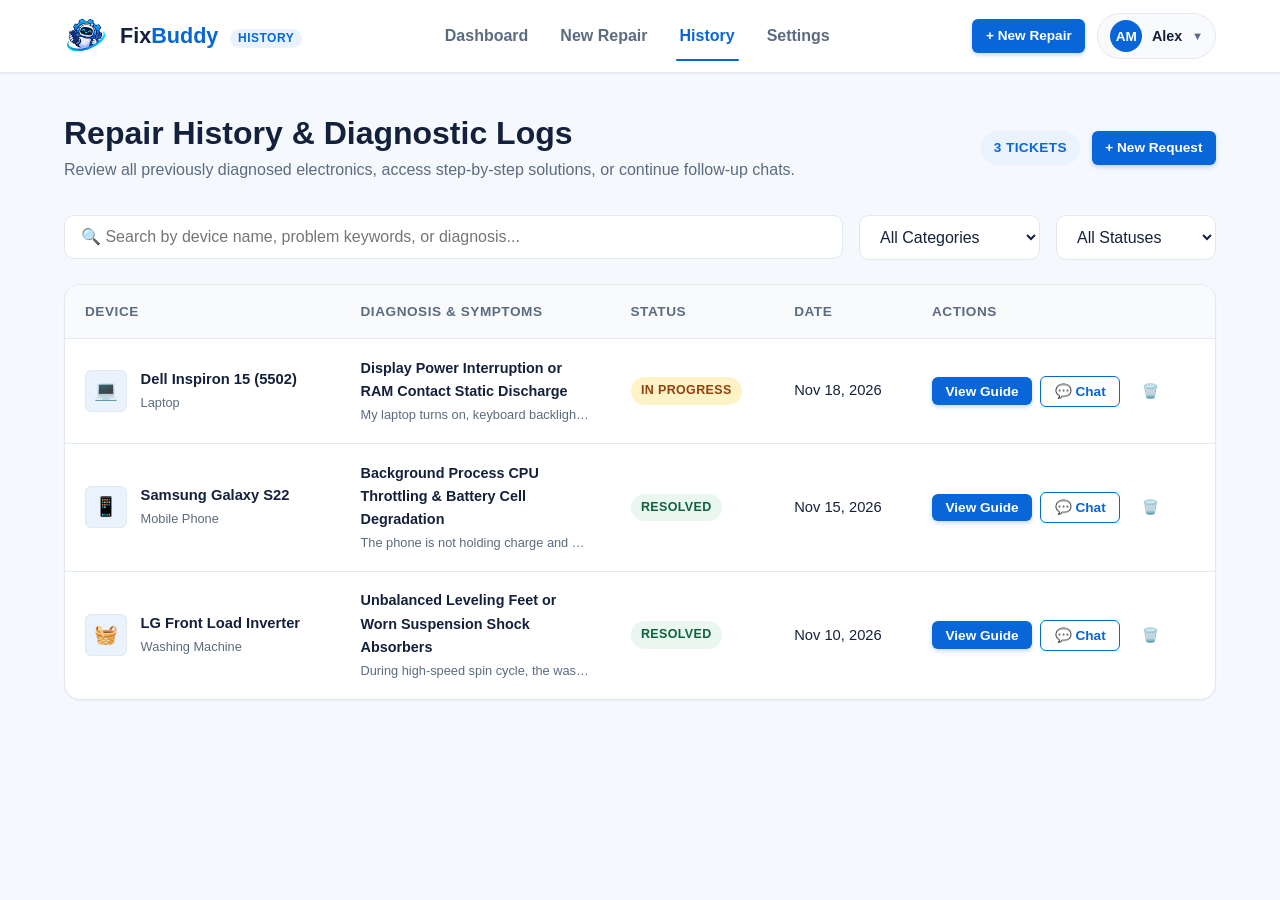
<file: history.html>
<!DOCTYPE html>
<html lang="en">
<head>
  <meta charset="UTF-8">
  <meta name="viewport" content="width=device-width, initial-scale=1.0">
  <title>Repair History – FixBuddy</title>
  <link rel="stylesheet" href="css/style.css">
  <link rel="stylesheet" href="css/dashboard.css">
  <link rel="icon" type="image/png" href="assets/logo/logo.png">
  <style>
    .history-controls {
      display: flex;
      align-items: center;
      gap: 1rem;
      margin-bottom: 1.5rem;
      flex-wrap: wrap;
    }
    .history-search {
      flex-grow: 1;
      min-width: 240px;
    }
    .history-filter-select {
      min-width: 160px;
    }
  </style>
</head>
<body>

  <!-- Navigation Bar -->
  <header class="navbar">
    <div class="container">
      <a href="index.html" class="brand">
        <img src="assets/logo/logo.png" alt="FixBuddy Logo">
        <div>Fix<span>Buddy</span> <span class="sub-brand">HISTORY</span></div>
      </a>

      <nav class="nav-links">
        <a href="dashboard.html" class="nav-link">Dashboard</a>
        <a href="repair.html" class="nav-link">New Repair</a>
        <a href="history.html" class="nav-link active">History</a>
        <a href="profile.html" class="nav-link">Settings</a>
      </nav>

      <div class="nav-auth"></div>

      <button class="nav-mobile-toggle" aria-label="Toggle menu">☰</button>
    </div>
  </header>

  <main class="container" style="padding-top: 2.5rem; padding-bottom: 4rem;">
    <!-- Page Header -->
    <div style="display: flex; align-items: center; justify-content: space-between; margin-bottom: 2rem; flex-wrap: wrap; gap: 1rem;">
      <div>
        <h1 style="font-size: 2rem; margin-bottom: 0.25rem;">Repair History & Diagnostic Logs</h1>
        <p>Review all previously diagnosed electronics, access step-by-step solutions, or continue follow-up chats.</p>
      </div>

      <div style="display: flex; align-items: center; gap: 0.75rem;">
        <span class="badge badge-primary" id="historyTotalCount" style="font-size: 0.85rem; padding: 0.4rem 0.8rem;">0 tickets</span>
        <a href="repair.html" class="btn btn-primary btn-sm">+ New Request</a>
      </div>
    </div>

    <!-- Search & Filters -->
    <div class="history-controls">
      <div class="history-search">
        <input type="text" id="historySearchInput" class="form-control" placeholder="🔍 Search by device name, problem keywords, or diagnosis...">
      </div>

      <div class="history-filter-select">
        <select id="historyCategoryFilter" class="form-control">
          <option value="all">All Categories</option>
          <option value="Mobile Phone">Mobile Phone</option>
          <option value="Laptop">Laptop / PC</option>
          <option value="Television">Television</option>
          <option value="Refrigerator">Refrigerator</option>
          <option value="Washing Machine">Washing Machine</option>
          <option value="Other Electronics">Other Electronics</option>
        </select>
      </div>

      <div class="history-filter-select">
        <select id="historyStatusFilter" class="form-control">
          <option value="all">All Statuses</option>
          <option value="In Progress">In Progress</option>
          <option value="Resolved">Resolved</option>
        </select>
      </div>
    </div>

    <!-- History Table Card -->
    <div class="repairs-table-card">
      <div class="table-responsive">
        <table class="repairs-table">
          <thead>
            <tr>
              <th>Device</th>
              <th>Diagnosis & Symptoms</th>
              <th>Status</th>
              <th>Date</th>
              <th>Actions</th>
            </tr>
          </thead>
          <tbody id="historyTableBody">
            <!-- Populated dynamically by history.js -->
          </tbody>
        </table>
      </div>

      <div class="empty-state" id="historyEmptyState" style="display: none;">
        <div class="empty-icon">🔍</div>
        <h3>No repair records match your filter</h3>
        <p>Try adjusting your search query or category filter, or submit a new electronics repair request.</p>
        <a href="repair.html" class="btn btn-primary btn-sm">Create New Repair Ticket</a>
      </div>
    </div>
  </main>

  <!-- Delete Confirmation Modal -->
  <div class="modal-overlay" id="deleteConfirmModal">
    <div class="modal-dialog">
      <div class="modal-header">
        <h3 class="text-danger">Delete Repair Ticket</h3>
        <button class="modal-close-btn" onclick="document.getElementById('deleteConfirmModal').classList.remove('active')">&times;</button>
      </div>
      <div class="modal-body">
        <p style="font-size: 0.95rem;">
          Are you sure you want to delete this repair record? The AI-generated instructions, checklist progress, and follow-up conversation history will be permanently removed.
        </p>
      </div>
      <div class="modal-footer">
        <button type="button" class="btn btn-ghost btn-sm" id="cancelDeleteBtn">Cancel</button>
        <button type="button" class="btn btn-danger btn-sm" id="confirmDeleteBtn">Delete Ticket</button>
      </div>
    </div>
  </div>

  <script src="js/main.js"></script>
  <script src="js/history.js"></script>
</body>
</html>
</file>
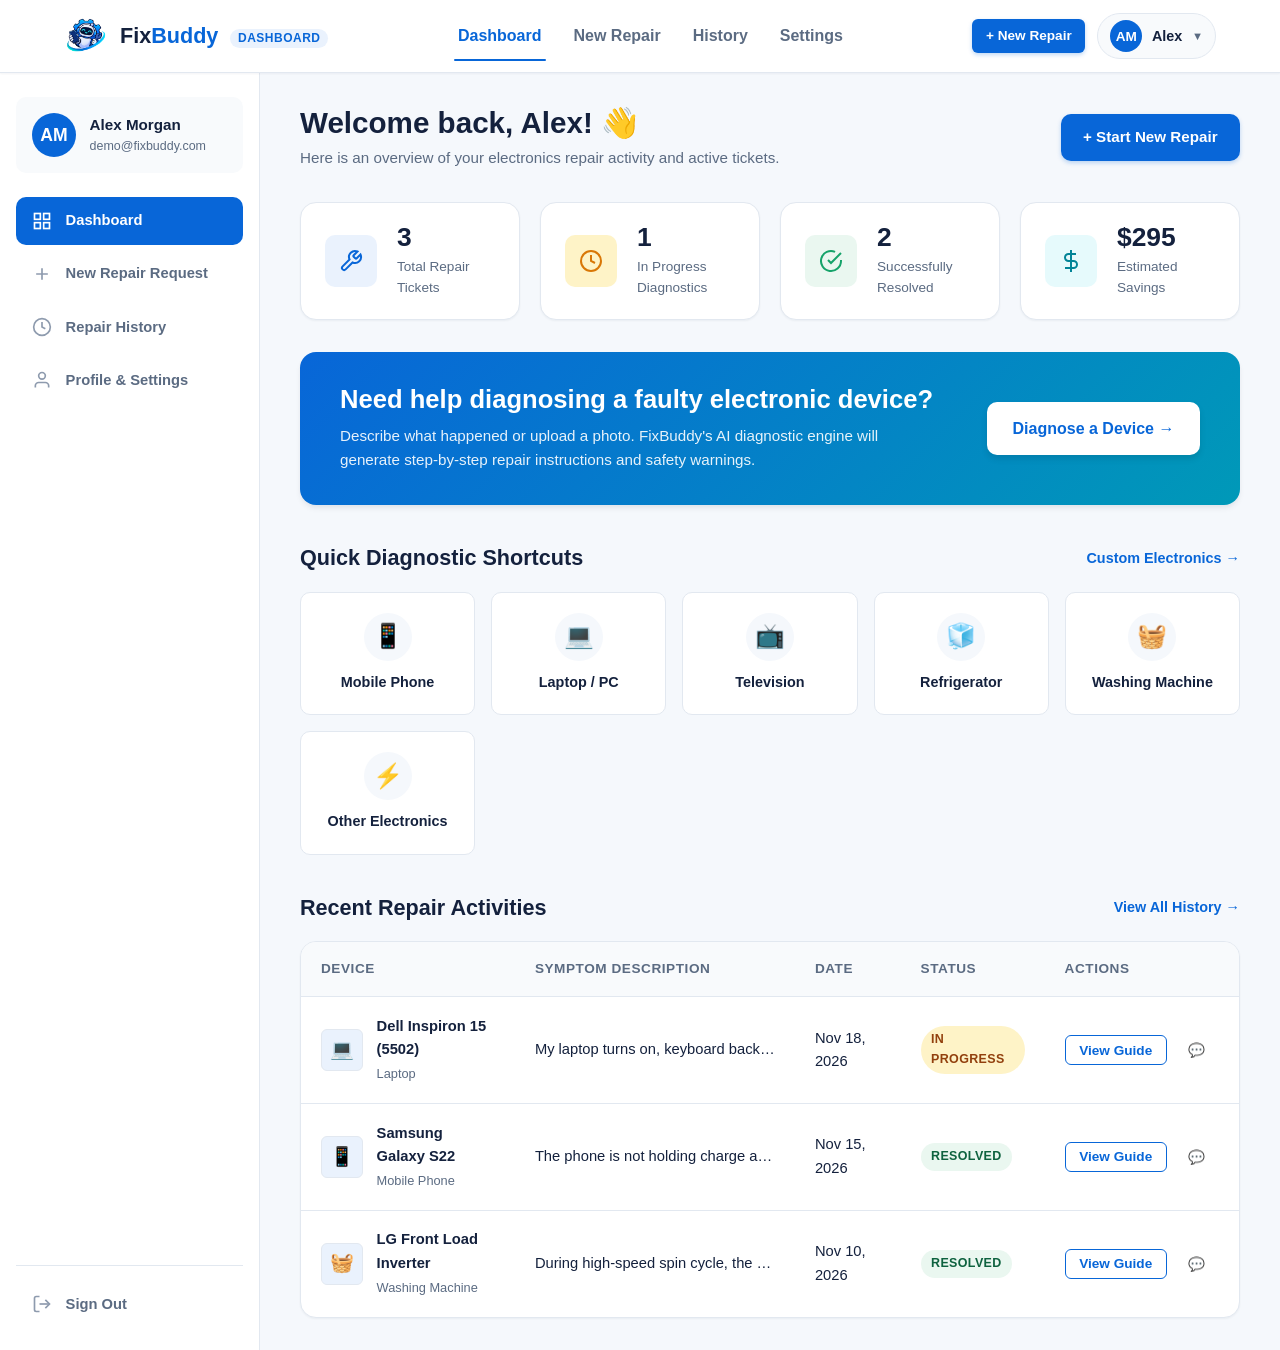
<file: login.html>
<!DOCTYPE html>
<html lang="en">
<head>
  <meta charset="UTF-8">
  <meta name="viewport" content="width=device-width, initial-scale=1.0">
  <title>Log In – FixBuddy</title>
  <link rel="stylesheet" href="css/style.css">
  <link rel="stylesheet" href="css/auth.css">
  <link rel="icon" type="image/png" href="assets/logo/logo.png">
</head>
<body>

  <!-- Navigation Bar -->
  <header class="navbar">
    <div class="container">
      <a href="index.html" class="brand">
        <img src="assets/logo/logo.png" alt="FixBuddy Logo">
        <div>Fix<span>Buddy</span> <span class="sub-brand">LOGIN</span></div>
      </a>
      <div class="nav-auth">
        <span style="font-size: 0.9rem; color: var(--text-muted);">New to FixBuddy?</span>
        <a href="signup.html" class="btn btn-outline btn-sm">Sign Up</a>
      </div>
    </div>
  </header>

  <main class="auth-page">
    <div class="auth-wrapper">
      <!-- Visual Side -->
      <div class="auth-visual">
        <div class="auth-visual-header">
          <a href="index.html" class="auth-logo">
            <img src="assets/logo/logo.png" alt="FixBuddy Robot">
            <span>FixBuddy AI</span>
          </a>
        </div>

        <div class="auth-visual-body">
          <h2>Welcome Back to Your Repair Station.</h2>
          <p>Access your saved diagnostic tickets, active repair procedures, and follow-up AI chats.</p>
          
          <div class="auth-perks">
            <div class="auth-perk-item">
              <div class="auth-perk-icon">⚡</div>
              <span>Resume ongoing diagnostics seamlessly</span>
            </div>
            <div class="auth-perk-item">
              <div class="auth-perk-icon">📱</div>
              <span>Access mobile, laptop & appliance guides</span>
            </div>
            <div class="auth-perk-item">
              <div class="auth-perk-icon">🛡️</div>
              <span>Safety warnings & pro repair tips</span>
            </div>
          </div>
        </div>

        <div class="auth-visual-footer">
          "Ask. Learn. Repair." – FixBuddy 1.0
        </div>
      </div>

      <!-- Form Side -->
      <div class="auth-form-container">
        <div class="auth-form-header">
          <h2>Sign In</h2>
          <p>Welcome back! Enter your login credentials below.</p>
        </div>

        <!-- Quick Demo Fill Box for Test Evaluation -->
        <div class="demo-account-box">
          <div class="demo-info">
            <div>🧪 <strong>Evaluation Demo Account</strong></div>
            <div style="font-size: 0.78rem; color: var(--text-muted);">demo@fixbuddy.com / password123</div>
          </div>
          <button type="button" class="demo-btn-quick" id="demoQuickBtn">Auto-fill</button>
        </div>

        <div id="loginErrorAlert" class="alert alert-danger" style="display: none;"></div>

        <form id="loginForm" novalidate>
          <div class="form-group">
            <label class="form-label" for="email">Email Address <span class="required">*</span></label>
            <input type="email" id="email" class="form-control" placeholder="name@example.com" required autocomplete="email">
            <div class="invalid-feedback">Email address is required.</div>
          </div>

          <div class="form-group">
            <label class="form-label" for="password">Password <span class="required">*</span></label>
            <div class="input-password-wrapper">
              <input type="password" id="password" class="form-control" placeholder="Enter your password" required autocomplete="current-password">
              <button type="button" class="toggle-password-btn" data-target="password" title="Show password">👁️</button>
            </div>
            <div class="invalid-feedback">Password is required.</div>
          </div>

          <div class="form-row">
            <label class="checkbox-label">
              <input type="checkbox" id="rememberMe" checked>
              <span>Remember me</span>
            </label>
            <a href="javascript:void(0)" id="forgotPasswordLink" style="font-size: 0.88rem; font-weight: 600;">Forgot Password?</a>
          </div>

          <button type="submit" class="btn btn-primary btn-block btn-lg" style="margin-top: 0.5rem;">
            Log In to Workspace &rarr;
          </button>

          <p style="text-align: center; font-size: 0.9rem; margin-top: 1.5rem; color: var(--text-muted);">
            Don't have an account? <a href="signup.html" style="font-weight: 600;">Sign up for free</a>
          </p>
        </form>
      </div>
    </div>
  </main>

  <!-- Forgot Password Modal -->
  <div class="modal-overlay" id="forgotPasswordModal">
    <div class="modal-dialog">
      <div class="modal-header">
        <h3>Reset Password</h3>
        <button class="modal-close-btn" id="closeForgotModal">&times;</button>
      </div>
      <form id="forgotPasswordForm">
        <div class="modal-body">
          <p style="font-size: 0.9rem; margin-bottom: 1rem;">
            Enter the email address associated with your FixBuddy account and we'll send you simulated instructions to reset your password.
          </p>
          <div class="form-group">
            <label class="form-label" for="resetEmail">Email Address</label>
            <input type="email" id="resetEmail" class="form-control" placeholder="name@example.com" required>
          </div>
        </div>
        <div class="modal-footer">
          <button type="button" class="btn btn-ghost btn-sm" onclick="document.getElementById('forgotPasswordModal').classList.remove('active')">Cancel</button>
          <button type="submit" class="btn btn-primary btn-sm">Send Reset Link</button>
        </div>
      </form>
    </div>
  </div>

  <script src="js/main.js"></script>
  <script src="js/auth.js"></script>
</body>
</html>
</file>
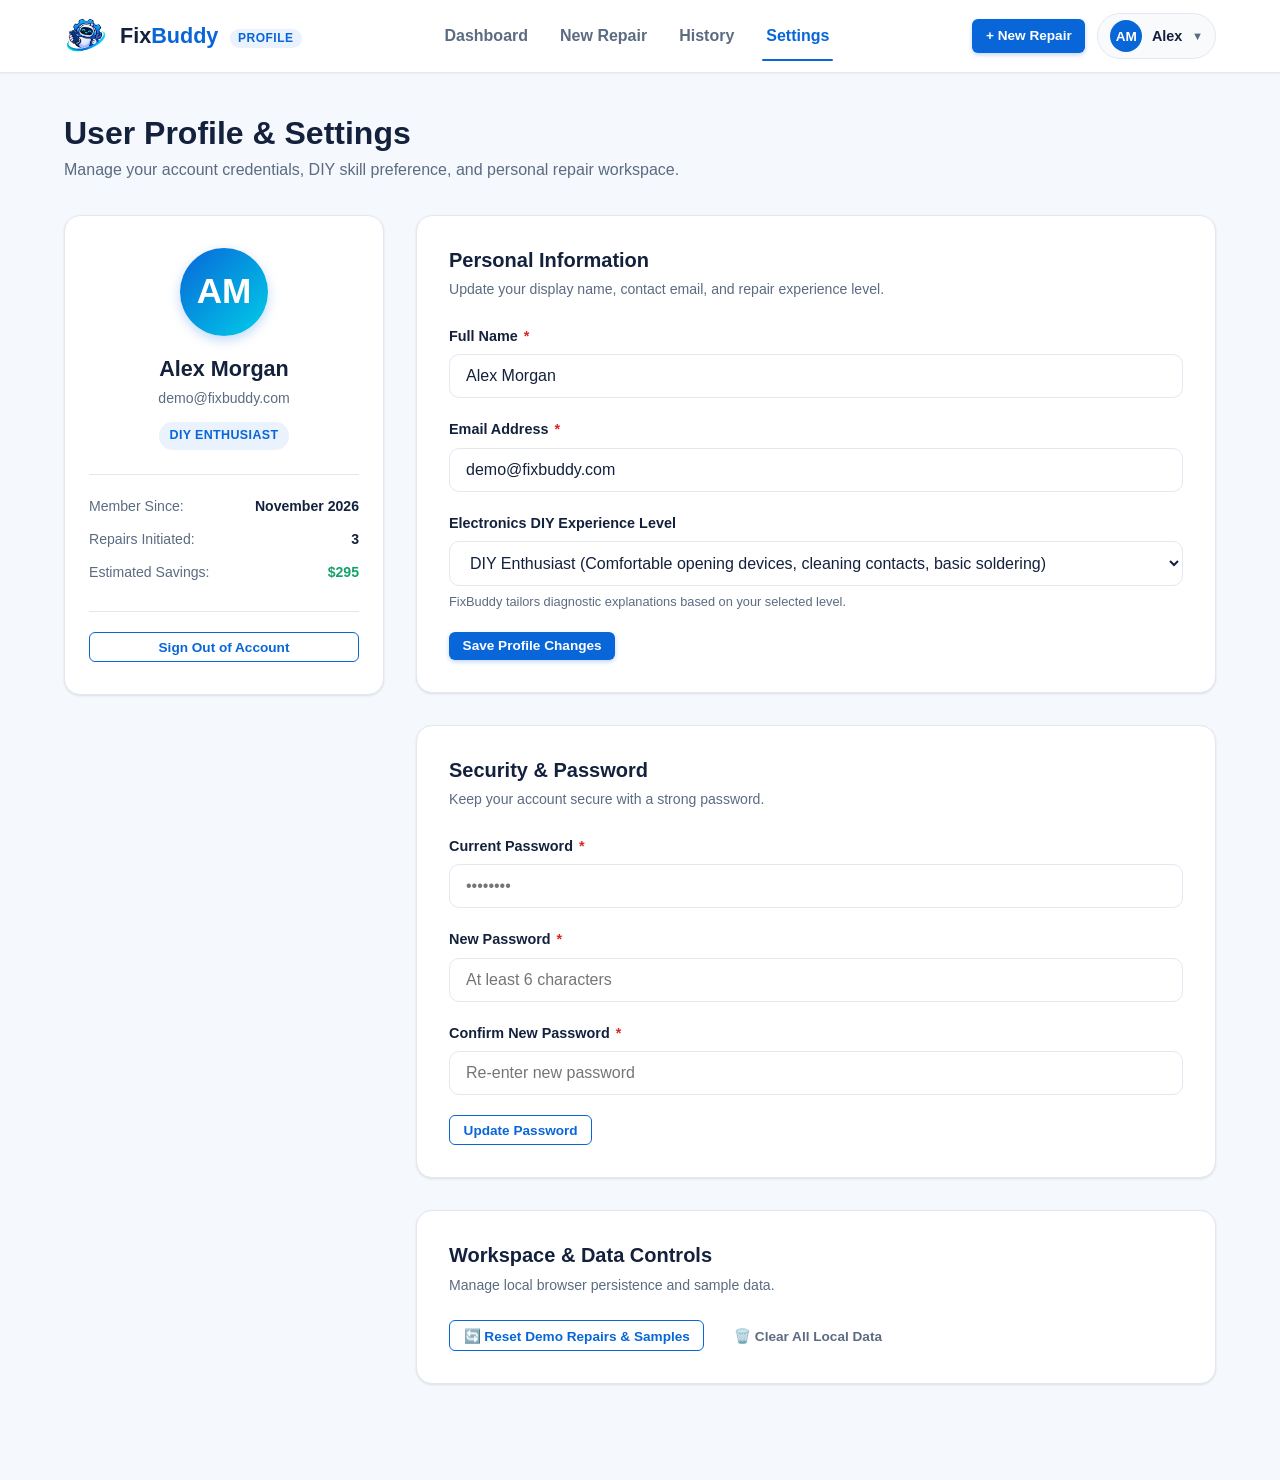
<file: profile.html>
<!DOCTYPE html>
<html lang="en">
<head>
  <meta charset="UTF-8">
  <meta name="viewport" content="width=device-width, initial-scale=1.0">
  <title>User Profile & Settings – FixBuddy</title>
  <link rel="stylesheet" href="css/style.css">
  <link rel="stylesheet" href="css/dashboard.css">
  <link rel="icon" type="image/png" href="assets/logo/logo.png">
  <style>
    .profile-grid {
      display: grid;
      grid-template-columns: 320px 1fr;
      gap: 2rem;
      align-items: flex-start;
    }
    .profile-badge-card {
      background: #ffffff;
      border: 1px solid var(--border-color);
      border-radius: var(--radius-lg);
      padding: 2rem 1.5rem;
      text-align: center;
      box-shadow: var(--shadow-sm);
    }
    .profile-big-avatar {
      width: 88px;
      height: 88px;
      border-radius: 50%;
      background: linear-gradient(135deg, var(--primary) 0%, var(--secondary) 100%);
      color: #ffffff;
      font-size: 2.2rem;
      font-weight: 800;
      display: flex;
      align-items: center;
      justify-content: center;
      margin: 0 auto 1.25rem;
      box-shadow: 0 4px 12px rgba(8, 102, 216, 0.25);
    }
    .profile-section-card {
      background: #ffffff;
      border: 1px solid var(--border-color);
      border-radius: var(--radius-lg);
      padding: 2rem;
      margin-bottom: 2rem;
      box-shadow: var(--shadow-sm);
    }
    .profile-section-card h3 {
      font-size: 1.25rem;
      margin-bottom: 0.35rem;
    }
    .profile-section-card p.subtitle {
      font-size: 0.88rem;
      margin-bottom: 1.5rem;
    }
    @media (max-width: 850px) {
      .profile-grid {
        grid-template-columns: 1fr;
      }
    }
  </style>
</head>
<body>

  <!-- Navigation Bar -->
  <header class="navbar">
    <div class="container">
      <a href="index.html" class="brand">
        <img src="assets/logo/logo.png" alt="FixBuddy Logo">
        <div>Fix<span>Buddy</span> <span class="sub-brand">PROFILE</span></div>
      </a>

      <nav class="nav-links">
        <a href="dashboard.html" class="nav-link">Dashboard</a>
        <a href="repair.html" class="nav-link">New Repair</a>
        <a href="history.html" class="nav-link">History</a>
        <a href="profile.html" class="nav-link active">Settings</a>
      </nav>

      <div class="nav-auth"></div>

      <button class="nav-mobile-toggle" aria-label="Toggle menu">☰</button>
    </div>
  </header>

  <main class="container" style="padding-top: 2.5rem; padding-bottom: 4rem;">
    <div style="margin-bottom: 2rem;">
      <h1 style="font-size: 2rem; margin-bottom: 0.25rem;">User Profile & Settings</h1>
      <p>Manage your account credentials, DIY skill preference, and personal repair workspace.</p>
    </div>

    <div class="profile-grid">
      <!-- Left Column: User Summary Card -->
      <aside class="profile-badge-card">
        <div class="profile-big-avatar" id="profileBigAvatar">AM</div>
        <h2 style="font-size: 1.35rem; margin-bottom: 0.25rem;" id="profileCardName">Alex Morgan</h2>
        <p style="font-size: 0.88rem; margin-bottom: 0.75rem;" id="profileCardEmail">demo@fixbuddy.com</p>

        <div style="margin-bottom: 1.5rem;">
          <span class="badge badge-primary" id="profileSkillBadge">DIY Enthusiast</span>
        </div>

        <div style="border-top: 1px solid var(--border-color); padding-top: 1.25rem; text-align: left; font-size: 0.88rem; display: flex; flex-direction: column; gap: 0.65rem;">
          <div style="display: flex; justify-content: space-between;">
            <span class="text-muted">Member Since:</span>
            <strong id="profileMemberSince">November 2026</strong>
          </div>
          <div style="display: flex; justify-content: space-between;">
            <span class="text-muted">Repairs Initiated:</span>
            <strong id="profileRepairsCount">3</strong>
          </div>
          <div style="display: flex; justify-content: space-between;">
            <span class="text-muted">Estimated Savings:</span>
            <strong style="color: var(--success);" id="profileSavingsCount">$295</strong>
          </div>
        </div>

        <div style="margin-top: 1.75rem; border-top: 1px solid var(--border-color); padding-top: 1.25rem;">
          <button class="btn btn-outline btn-block btn-sm text-danger" id="profileLogoutBtn">
            Sign Out of Account
          </button>
        </div>
      </aside>

      <!-- Right Column: Profile & Security Edit Forms -->
      <div class="profile-forms-area">
        <!-- Edit Profile Details -->
        <div class="profile-section-card">
          <h3>Personal Information</h3>
          <p class="subtitle text-muted">Update your display name, contact email, and repair experience level.</p>

          <form id="editProfileForm">
            <div class="form-group">
              <label class="form-label" for="profileFullName">Full Name <span class="required">*</span></label>
              <input type="text" id="profileFullName" class="form-control" required>
            </div>

            <div class="form-group">
              <label class="form-label" for="profileEmail">Email Address <span class="required">*</span></label>
              <input type="email" id="profileEmail" class="form-control" required>
            </div>

            <div class="form-group">
              <label class="form-label" for="profileSkillLevel">Electronics DIY Experience Level</label>
              <select id="profileSkillLevel" class="form-control">
                <option value="Beginner">Beginner (Safety-first, simple resets and basic checks)</option>
                <option value="DIY Enthusiast">DIY Enthusiast (Comfortable opening devices, cleaning contacts, basic soldering)</option>
                <option value="Pro Technician">Pro Technician (Advanced schematics, board-level diagnostics, micro-soldering)</option>
              </select>
              <div class="form-hint">FixBuddy tailors diagnostic explanations based on your selected level.</div>
            </div>

            <button type="submit" class="btn btn-primary btn-sm">Save Profile Changes</button>
          </form>
        </div>

        <!-- Change Password Section -->
        <div class="profile-section-card">
          <h3>Security & Password</h3>
          <p class="subtitle text-muted">Keep your account secure with a strong password.</p>

          <form id="changePasswordForm">
            <div class="form-group">
              <label class="form-label" for="currentPassword">Current Password <span class="required">*</span></label>
              <input type="password" id="currentPassword" class="form-control" placeholder="••••••••" required>
            </div>

            <div class="form-group">
              <label class="form-label" for="newPassword">New Password <span class="required">*</span></label>
              <input type="password" id="newPassword" class="form-control" placeholder="At least 6 characters" required>
            </div>

            <div class="form-group">
              <label class="form-label" for="confirmNewPassword">Confirm New Password <span class="required">*</span></label>
              <input type="password" id="confirmNewPassword" class="form-control" placeholder="Re-enter new password" required>
            </div>

            <button type="submit" class="btn btn-outline btn-sm">Update Password</button>
          </form>
        </div>

        <!-- Workspace & Storage Settings -->
        <div class="profile-section-card">
          <h3>Workspace & Data Controls</h3>
          <p class="subtitle text-muted">Manage local browser persistence and sample data.</p>

          <div style="display: flex; gap: 1rem; flex-wrap: wrap;">
            <button type="button" class="btn btn-outline btn-sm" id="resetDemoDataBtn">
              🔄 Reset Demo Repairs & Samples
            </button>
            <button type="button" class="btn btn-ghost btn-sm text-danger" id="clearAllDataBtn">
              🗑️ Clear All Local Data
            </button>
          </div>
        </div>
      </div>
    </div>
  </main>

  <script src="js/main.js"></script>
  <script src="js/profile.js"></script>
</body>
</html>
</file>
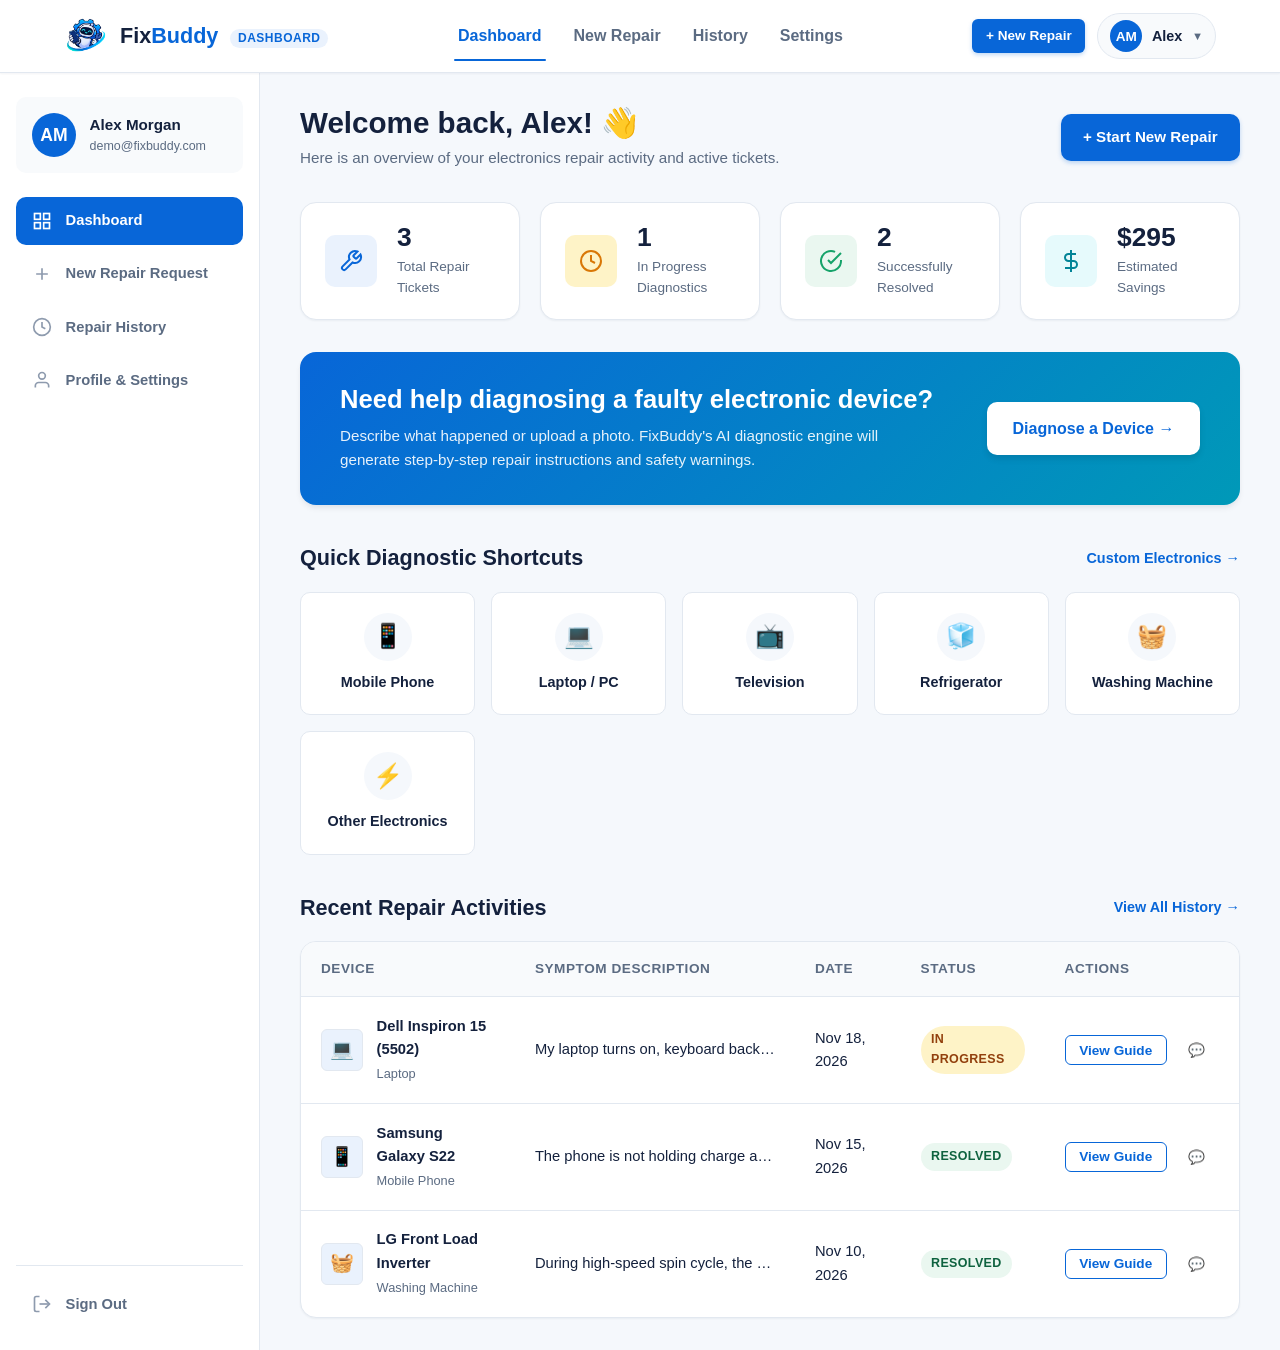
<file: signup.html>
<!DOCTYPE html>
<html lang="en">
<head>
  <meta charset="UTF-8">
  <meta name="viewport" content="width=device-width, initial-scale=1.0">
  <title>Sign Up – FixBuddy</title>
  <link rel="stylesheet" href="css/style.css">
  <link rel="stylesheet" href="css/auth.css">
  <link rel="icon" type="image/png" href="assets/logo/logo.png">
</head>
<body>

  <!-- Navigation Bar -->
  <header class="navbar">
    <div class="container">
      <a href="index.html" class="brand">
        <img src="assets/logo/logo.png" alt="FixBuddy Logo">
        <div>Fix<span>Buddy</span> <span class="sub-brand">SIGN UP</span></div>
      </a>
      <div class="nav-auth">
        <span style="font-size: 0.9rem; color: var(--text-muted);">Already registered?</span>
        <a href="login.html" class="btn btn-outline btn-sm">Log In</a>
      </div>
    </div>
  </header>

  <main class="auth-page">
    <div class="auth-wrapper">
      <!-- Visual Side -->
      <div class="auth-visual">
        <div class="auth-visual-header">
          <a href="index.html" class="auth-logo">
            <img src="assets/logo/logo.png" alt="FixBuddy Robot">
            <span>FixBuddy AI</span>
          </a>
        </div>

        <div class="auth-visual-body">
          <h2>Start Repairing Smarter Today.</h2>
          <p>Join thousands of DIY enthusiasts, students, and gadget owners diagnosing electronic issues safely with AI.</p>
          
          <div class="auth-perks">
            <div class="auth-perk-item">
              <div class="auth-perk-icon">✓</div>
              <span>Instant AI step-by-step repair guides</span>
            </div>
            <div class="auth-perk-item">
              <div class="auth-perk-icon">✓</div>
              <span>Upload circuit & device photos for diagnosis</span>
            </div>
            <div class="auth-perk-item">
              <div class="auth-perk-icon">✓</div>
              <span>Interactive follow-up Q&A assistant</span>
            </div>
            <div class="auth-perk-item">
              <div class="auth-perk-icon">✓</div>
              <span>Full repair history & maintenance logs</span>
            </div>
          </div>
        </div>

        <div class="auth-visual-footer">
          "Repair Smarter. Save More." – FixBuddy 1.0
        </div>
      </div>

      <!-- Form Side -->
      <div class="auth-form-container">
        <div class="auth-form-header">
          <h2>Create Your Account</h2>
          <p>Enter your details below to get started with FixBuddy.</p>
        </div>

        <form id="signupForm" novalidate>
          <div class="form-group">
            <label class="form-label" for="fullName">Full Name <span class="required">*</span></label>
            <input type="text" id="fullName" class="form-control" placeholder="e.g. Alex Morgan" required autocomplete="name">
            <div class="invalid-feedback">Please enter your full name.</div>
          </div>

          <div class="form-group">
            <label class="form-label" for="email">Email Address <span class="required">*</span></label>
            <input type="email" id="email" class="form-control" placeholder="name@example.com" required autocomplete="email">
            <div class="invalid-feedback">Please enter a valid email address.</div>
          </div>

          <div class="form-group">
            <label class="form-label" for="password">Password <span class="required">*</span></label>
            <div class="input-password-wrapper">
              <input type="password" id="password" class="form-control" placeholder="At least 6 characters" required autocomplete="new-password">
              <button type="button" class="toggle-password-btn" data-target="password" title="Show password">👁️</button>
            </div>
            <div class="invalid-feedback">Password must be at least 6 characters.</div>
          </div>

          <div class="form-group">
            <label class="form-label" for="confirmPassword">Confirm Password <span class="required">*</span></label>
            <div class="input-password-wrapper">
              <input type="password" id="confirmPassword" class="form-control" placeholder="Re-enter your password" required autocomplete="new-password">
              <button type="button" class="toggle-password-btn" data-target="confirmPassword" title="Show password">👁️</button>
            </div>
            <div class="invalid-feedback">Passwords do not match.</div>
          </div>

          <button type="submit" class="btn btn-primary btn-block btn-lg" style="margin-top: 1rem;">
            Create Free Account &rarr;
          </button>

          <p style="text-align: center; font-size: 0.9rem; margin-top: 1.5rem; color: var(--text-muted);">
            Already have an account? <a href="login.html" style="font-weight: 600;">Log in here</a>
          </p>
        </form>
      </div>
    </div>
  </main>

  <script src="js/main.js"></script>
  <script src="js/auth.js"></script>
</body>
</html>
</file>
<file: css/style.css>
/* ===================================================================
   FixBuddy - Main Global Stylesheet
   Modern, Clean, Technology-focused Electronics Repair Assistant
   =================================================================== */

:root {
  --primary: #0866D8;
  --primary-hover: #0652b0;
  --primary-active: #05408a;
  --primary-light: #eaf2fd;
  --primary-subtle: #f0f6ff;

  --secondary: #00CFE8;
  --secondary-hover: #00b4ca;
  --secondary-light: #e6fafc;

  --bg-main: #F5F8FC;
  --bg-card: #FFFFFF;
  --bg-subtle: #F8FAFC;

  --text-main: #14213D;
  --text-muted: #5B6B82;
  --text-light: #8E9BAE;
  --text-inverted: #FFFFFF;

  --border-color: #E2E8F0;
  --border-hover: #CBD5E1;
  --border-focus: #0866D8;

  --success: #16A36A;
  --success-hover: #128053;
  --success-light: #eaf7f0;
  --success-text: #0e623f;

  --warning: #D97706;
  --warning-light: #FEF3C7;
  --warning-text: #92400E;

  --danger: #DC2626;
  --danger-light: #FEE2E2;
  --danger-text: #991B1B;

  --info: #0284C7;
  --info-light: #E0F2FE;

  --shadow-xs: 0 1px 2px rgba(20, 33, 61, 0.05);
  --shadow-sm: 0 1px 3px rgba(20, 33, 61, 0.07), 0 1px 2px rgba(20, 33, 61, 0.04);
  --shadow-md: 0 4px 6px -1px rgba(20, 33, 61, 0.07), 0 2px 4px -1px rgba(20, 33, 61, 0.04);
  --shadow-lg: 0 10px 15px -3px rgba(20, 33, 61, 0.08), 0 4px 6px -2px rgba(20, 33, 61, 0.03);
  --shadow-xl: 0 20px 25px -5px rgba(20, 33, 61, 0.1), 0 10px 10px -5px rgba(20, 33, 61, 0.04);

  --radius-sm: 6px;
  --radius-md: 10px;
  --radius-lg: 16px;
  --radius-xl: 24px;
  --radius-full: 9999px;

  --transition-fast: 0.15s ease;
  --transition-normal: 0.25s ease;
  --transition-slow: 0.4s ease;

  --font-family: -apple-system, BlinkMacSystemFont, "Segoe UI", Roboto, Oxygen-Sans, Ubuntu, Cantarell, "Helvetica Neue", sans-serif;
  --max-width: 1200px;
}

/* Reset and Base Styles */
*, *::before, *::after {
  box-sizing: border-box;
  margin: 0;
  padding: 0;
}

html {
  font-size: 16px;
  scroll-behavior: smooth;
}

body {
  font-family: var(--font-family);
  background-color: var(--bg-main);
  color: var(--text-main);
  line-height: 1.6;
  -webkit-font-smoothing: antialiased;
  -moz-osx-font-smoothing: grayscale;
  min-height: 100vh;
  display: flex;
  flex-direction: column;
}

img, svg {
  display: block;
  max-width: 100%;
}

a {
  color: var(--primary);
  text-decoration: none;
  transition: color var(--transition-fast);
}

a:hover {
  color: var(--primary-hover);
}

button, input, select, textarea {
  font-family: inherit;
  font-size: 1rem;
}

button {
  cursor: pointer;
  border: none;
  background: none;
}

ul, ol {
  list-style: none;
}

/* Container */
.container {
  width: 100%;
  max-width: var(--max-width);
  margin-left: auto;
  margin-right: auto;
  padding-left: 1.5rem;
  padding-right: 1.5rem;
}

/* Typography Helpers */
h1, h2, h3, h4, h5, h6 {
  color: var(--text-main);
  line-height: 1.25;
  font-weight: 700;
}

h1 { font-size: 2.5rem; }
h2 { font-size: 2rem; }
h3 { font-size: 1.5rem; }
h4 { font-size: 1.25rem; }

p {
  color: var(--text-muted);
}

.text-primary { color: var(--primary); }
.text-secondary { color: var(--secondary); }
.text-success { color: var(--success); }
.text-danger { color: var(--danger); }
.text-muted { color: var(--text-muted); }

/* Buttons */
.btn {
  display: inline-flex;
  align-items: center;
  justify-content: center;
  gap: 0.5rem;
  font-weight: 600;
  font-size: 0.95rem;
  padding: 0.7rem 1.4rem;
  border-radius: var(--radius-md);
  transition: all var(--transition-fast);
  text-align: center;
  white-space: nowrap;
}

.btn-primary {
  background-color: var(--primary);
  color: #ffffff;
  box-shadow: 0 2px 4px rgba(8, 102, 216, 0.25);
}

.btn-primary:hover {
  background-color: var(--primary-hover);
  color: #ffffff;
  transform: translateY(-1px);
  box-shadow: 0 4px 8px rgba(8, 102, 216, 0.35);
}

.btn-primary:active {
  background-color: var(--primary-active);
  transform: translateY(0);
}

.btn-secondary {
  background-color: var(--secondary);
  color: var(--text-main);
  font-weight: 700;
}

.btn-secondary:hover {
  background-color: var(--secondary-hover);
  transform: translateY(-1px);
}

.btn-outline {
  background-color: transparent;
  color: var(--primary);
  border: 1.5px solid var(--primary);
}

.btn-outline:hover {
  background-color: var(--primary-light);
  color: var(--primary-hover);
}

.btn-ghost {
  background-color: transparent;
  color: var(--text-muted);
}

.btn-ghost:hover {
  background-color: rgba(20, 33, 61, 0.05);
  color: var(--text-main);
}

.btn-danger {
  background-color: var(--danger);
  color: #ffffff;
}

.btn-danger:hover {
  background-color: #b91c1c;
}

.btn-sm {
  padding: 0.4rem 0.85rem;
  font-size: 0.85rem;
  border-radius: var(--radius-sm);
}

.btn-lg {
  padding: 0.9rem 1.8rem;
  font-size: 1.1rem;
  border-radius: var(--radius-lg);
}

.btn-block {
  width: 100%;
}

.btn:disabled {
  opacity: 0.6;
  cursor: not-allowed;
  transform: none !important;
  box-shadow: none !important;
}

/* Badges */
.badge {
  display: inline-flex;
  align-items: center;
  gap: 0.35rem;
  padding: 0.25rem 0.65rem;
  border-radius: var(--radius-full);
  font-size: 0.78rem;
  font-weight: 600;
  text-transform: uppercase;
  letter-spacing: 0.03em;
}

.badge-primary {
  background-color: var(--primary-light);
  color: var(--primary);
}

.badge-secondary {
  background-color: var(--secondary-light);
  color: #028497;
}

.badge-success {
  background-color: var(--success-light);
  color: var(--success-text);
}

.badge-warning {
  background-color: var(--warning-light);
  color: var(--warning-text);
}

.badge-danger {
  background-color: var(--danger-light);
  color: var(--danger-text);
}

/* Cards */
.card {
  background-color: var(--bg-card);
  border-radius: var(--radius-lg);
  border: 1px solid var(--border-color);
  padding: 1.5rem;
  box-shadow: var(--shadow-sm);
  transition: transform var(--transition-fast), box-shadow var(--transition-fast);
}

.card:hover {
  box-shadow: var(--shadow-md);
}

/* Form Controls */
.form-group {
  margin-bottom: 1.25rem;
}

.form-label {
  display: block;
  font-size: 0.9rem;
  font-weight: 600;
  margin-bottom: 0.4rem;
  color: var(--text-main);
}

.form-label .required {
  color: var(--danger);
  margin-left: 2px;
}

.form-control {
  width: 100%;
  padding: 0.75rem 1rem;
  border-radius: var(--radius-md);
  border: 1.5px solid var(--border-color);
  background-color: #ffffff;
  color: var(--text-main);
  transition: border-color var(--transition-fast), box-shadow var(--transition-fast);
  outline: none;
}

.form-control:focus {
  border-color: var(--primary);
  box-shadow: 0 0 0 3px rgba(8, 102, 216, 0.15);
}

.form-control.is-invalid {
  border-color: var(--danger);
}

.form-control.is-invalid:focus {
  box-shadow: 0 0 0 3px rgba(220, 38, 38, 0.15);
}

.invalid-feedback {
  display: none;
  font-size: 0.8rem;
  color: var(--danger);
  margin-top: 0.35rem;
}

.is-invalid ~ .invalid-feedback {
  display: block;
}

.form-hint {
  font-size: 0.8rem;
  color: var(--text-muted);
  margin-top: 0.35rem;
}

/* Header & Navigation */
.navbar {
  background-color: #ffffff;
  border-bottom: 1px solid var(--border-color);
  position: sticky;
  top: 0;
  z-index: 1000;
  box-shadow: var(--shadow-xs);
}

.navbar .container {
  display: flex;
  align-items: center;
  justify-content: space-between;
  height: 72px;
}

.brand {
  display: flex;
  align-items: center;
  gap: 0.75rem;
  font-size: 1.35rem;
  font-weight: 800;
  color: var(--text-main);
  text-decoration: none;
}

.brand img {
  height: 44px;
  width: 44px;
  border-radius: var(--radius-sm);
  object-fit: contain;
}

.brand span {
  color: var(--primary);
}

.brand .sub-brand {
  font-size: 0.75rem;
  background-color: var(--primary-light);
  color: var(--primary);
  padding: 0.15rem 0.5rem;
  border-radius: var(--radius-full);
  margin-left: 0.35rem;
  font-weight: 700;
  letter-spacing: 0.5px;
}

.nav-links {
  display: flex;
  align-items: center;
  gap: 1.5rem;
}

.nav-link {
  font-weight: 600;
  color: var(--text-muted);
  padding: 0.5rem 0.25rem;
  position: relative;
  transition: color var(--transition-fast);
}

.nav-link:hover, .nav-link.active {
  color: var(--primary);
}

.nav-link.active::after {
  content: '';
  position: absolute;
  bottom: -4px;
  left: 0;
  right: 0;
  height: 2px;
  background-color: var(--primary);
  border-radius: 2px;
}

.nav-auth {
  display: flex;
  align-items: center;
  gap: 0.75rem;
}

.nav-mobile-toggle {
  display: none;
  background: none;
  border: none;
  font-size: 1.5rem;
  color: var(--text-main);
  padding: 0.5rem;
}

/* User Menu in Navbar */
.user-dropdown-container {
  position: relative;
}

.user-badge-btn {
  display: flex;
  align-items: center;
  gap: 0.6rem;
  padding: 0.35rem 0.75rem;
  background-color: var(--bg-subtle);
  border: 1px solid var(--border-color);
  border-radius: var(--radius-full);
  cursor: pointer;
  transition: background var(--transition-fast);
}

.user-badge-btn:hover {
  background-color: var(--primary-light);
  border-color: var(--primary);
}

.user-avatar-circle {
  width: 32px;
  height: 32px;
  border-radius: 50%;
  background-color: var(--primary);
  color: #ffffff;
  display: flex;
  align-items: center;
  justify-content: center;
  font-weight: 700;
  font-size: 0.85rem;
}

.user-badge-name {
  font-size: 0.9rem;
  font-weight: 600;
  color: var(--text-main);
}

.dropdown-menu {
  display: none;
  position: absolute;
  right: 0;
  top: calc(100% + 8px);
  background: #ffffff;
  border: 1px solid var(--border-color);
  border-radius: var(--radius-md);
  box-shadow: var(--shadow-lg);
  min-width: 200px;
  z-index: 100;
  padding: 0.5rem 0;
}

.dropdown-menu.show {
  display: block;
}

.dropdown-item {
  display: flex;
  align-items: center;
  gap: 0.75rem;
  padding: 0.6rem 1.25rem;
  color: var(--text-main);
  font-size: 0.9rem;
  font-weight: 500;
}

.dropdown-item:hover {
  background-color: var(--primary-light);
  color: var(--primary);
}

.dropdown-divider {
  height: 1px;
  background-color: var(--border-color);
  margin: 0.4rem 0;
}

/* Alerts */
.alert {
  padding: 1rem 1.25rem;
  border-radius: var(--radius-md);
  margin-bottom: 1.25rem;
  display: flex;
  align-items: flex-start;
  gap: 0.75rem;
  font-size: 0.92rem;
}

.alert-info {
  background-color: var(--info-light);
  border: 1px solid #bae6fd;
  color: #0369a1;
}

.alert-success {
  background-color: var(--success-light);
  border: 1px solid #bbf7d0;
  color: var(--success-text);
}

.alert-warning {
  background-color: var(--warning-light);
  border: 1px solid #fde68a;
  color: var(--warning-text);
}

.alert-danger {
  background-color: var(--danger-light);
  border: 1px solid #fecaca;
  color: var(--danger-text);
}

/* Toast Notifications */
.toast-container {
  position: fixed;
  bottom: 24px;
  right: 24px;
  z-index: 9999;
  display: flex;
  flex-direction: column;
  gap: 10px;
  pointer-events: none;
}

.toast {
  pointer-events: auto;
  min-width: 280px;
  max-width: 380px;
  background: #ffffff;
  border-radius: var(--radius-md);
  padding: 1rem 1.25rem;
  box-shadow: var(--shadow-xl);
  border-left: 4px solid var(--primary);
  display: flex;
  align-items: center;
  justify-content: space-between;
  gap: 0.75rem;
  animation: slideInRight 0.3s ease;
  font-size: 0.9rem;
}

.toast.toast-success { border-left-color: var(--success); }
.toast.toast-danger { border-left-color: var(--danger); }
.toast.toast-warning { border-left-color: var(--warning); }

@keyframes slideInRight {
  from {
    transform: translateX(100%);
    opacity: 0;
  }
  to {
    transform: translateX(0);
    opacity: 1;
  }
}

/* Footer */
.footer {
  margin-top: auto;
  background-color: #ffffff;
  border-top: 1px solid var(--border-color);
  padding: 3rem 0 1.5rem;
}

.footer-top {
  display: grid;
  grid-template-columns: 2fr 1fr 1fr 1fr;
  gap: 2.5rem;
  margin-bottom: 2.5rem;
}

.footer-brand p {
  margin-top: 0.75rem;
  max-width: 320px;
  font-size: 0.9rem;
}

.footer-col h4 {
  font-size: 0.95rem;
  font-weight: 700;
  text-transform: uppercase;
  letter-spacing: 0.05em;
  margin-bottom: 1rem;
  color: var(--text-main);
}

.footer-col ul li {
  margin-bottom: 0.6rem;
}

.footer-col a {
  color: var(--text-muted);
  font-size: 0.9rem;
}

.footer-col a:hover {
  color: var(--primary);
}

.footer-bottom {
  border-top: 1px solid var(--border-color);
  padding-top: 1.5rem;
  display: flex;
  align-items: center;
  justify-content: space-between;
  font-size: 0.85rem;
  color: var(--text-muted);
}

/* Modal Styles */
.modal-overlay {
  display: none;
  position: fixed;
  top: 0;
  left: 0;
  right: 0;
  bottom: 0;
  background-color: rgba(20, 33, 61, 0.55);
  backdrop-filter: blur(4px);
  z-index: 2000;
  align-items: center;
  justify-content: center;
  padding: 1.5rem;
}

.modal-overlay.active {
  display: flex;
}

.modal-dialog {
  background: #ffffff;
  border-radius: var(--radius-lg);
  max-width: 500px;
  width: 100%;
  box-shadow: var(--shadow-xl);
  overflow: hidden;
  animation: modalPop 0.25s ease;
}

@keyframes modalPop {
  from {
    opacity: 0;
    transform: scale(0.95) translateY(10px);
  }
  to {
    opacity: 1;
    transform: scale(1) translateY(0);
  }
}

.modal-header {
  display: flex;
  align-items: center;
  justify-content: space-between;
  padding: 1.25rem 1.5rem;
  border-bottom: 1px solid var(--border-color);
}

.modal-header h3 {
  font-size: 1.2rem;
}

.modal-close-btn {
  background: none;
  border: none;
  font-size: 1.4rem;
  line-height: 1;
  color: var(--text-muted);
  cursor: pointer;
}

.modal-body {
  padding: 1.5rem;
}

.modal-footer {
  padding: 1rem 1.5rem;
  background-color: var(--bg-subtle);
  border-top: 1px solid var(--border-color);
  display: flex;
  justify-content: flex-end;
  gap: 0.75rem;
}

/* Responsive Utilities */
@media (max-width: 900px) {
  .footer-top {
    grid-template-columns: 1fr 1fr;
  }
}

@media (max-width: 768px) {
  .nav-links, .nav-auth {
    display: none;
  }

  .nav-mobile-toggle {
    display: block;
  }

  .nav-links.mobile-open {
    display: flex;
    flex-direction: column;
    position: absolute;
    top: 72px;
    left: 0;
    right: 0;
    background: #ffffff;
    border-bottom: 1px solid var(--border-color);
    padding: 1.5rem;
    box-shadow: var(--shadow-lg);
    gap: 1rem;
  }

  .footer-top {
    grid-template-columns: 1fr;
    gap: 1.5rem;
  }

  .footer-bottom {
    flex-direction: column;
    gap: 0.5rem;
    text-align: center;
  }
}
</file>
<file: css/chat.css>
/* ===================================================================
   FixBuddy - Follow-up Chat Stylesheet (Module 7)
   =================================================================== */

.chat-wrapper {
  max-width: 1100px;
  margin: 1.5rem auto 3rem;
  padding: 0 1.5rem;
  display: grid;
  grid-template-columns: 320px 1fr;
  gap: 1.5rem;
  height: calc(100vh - 120px);
  min-height: 560px;
}

/* Chat Ticket Sidebar */
.chat-ticket-sidebar {
  background-color: #ffffff;
  border-radius: var(--radius-lg);
  border: 1px solid var(--border-color);
  display: flex;
  flex-direction: column;
  overflow: hidden;
  box-shadow: var(--shadow-sm);
}

.sidebar-panel-header {
  padding: 1.25rem;
  border-bottom: 1px solid var(--border-color);
  background-color: var(--bg-subtle);
}

.sidebar-panel-header h3 {
  font-size: 1.1rem;
  margin-bottom: 0.2rem;
}

.sidebar-panel-header p {
  font-size: 0.8rem;
}

.sidebar-panel-content {
  padding: 1.25rem;
  overflow-y: auto;
  flex-grow: 1;
}

.ticket-detail-item {
  margin-bottom: 1.25rem;
}

.ticket-detail-label {
  font-size: 0.78rem;
  text-transform: uppercase;
  color: var(--text-muted);
  font-weight: 700;
  letter-spacing: 0.04em;
  margin-bottom: 0.25rem;
}

.ticket-detail-val {
  font-size: 0.92rem;
  color: var(--text-main);
  font-weight: 600;
}

.ticket-thumb-box {
  margin-top: 1rem;
  border-radius: var(--radius-md);
  overflow: hidden;
  border: 1px solid var(--border-color);
  max-height: 150px;
  background-color: var(--bg-subtle);
}

.ticket-thumb-box img {
  width: 100%;
  height: 100%;
  object-fit: cover;
}

/* Chat Main Area */
.chat-main-card {
  background-color: #ffffff;
  border-radius: var(--radius-lg);
  border: 1px solid var(--border-color);
  display: flex;
  flex-direction: column;
  overflow: hidden;
  box-shadow: var(--shadow-sm);
}

.chat-header-bar {
  padding: 1rem 1.5rem;
  border-bottom: 1px solid var(--border-color);
  display: flex;
  align-items: center;
  justify-content: space-between;
  background-color: #ffffff;
}

.chat-assistant-meta {
  display: flex;
  align-items: center;
  gap: 0.85rem;
}

.assistant-avatar {
  width: 44px;
  height: 44px;
  border-radius: 50%;
  background: radial-gradient(circle, var(--secondary-light) 0%, var(--primary-light) 100%);
  display: flex;
  align-items: center;
  justify-content: center;
  border: 2px solid var(--primary-light);
  overflow: hidden;
}

.assistant-avatar img {
  width: 32px;
  height: 32px;
  object-fit: contain;
}

.assistant-info h4 {
  font-size: 1rem;
  margin-bottom: 0.15rem;
}

.online-status {
  display: inline-flex;
  align-items: center;
  gap: 0.35rem;
  font-size: 0.78rem;
  color: var(--success);
  font-weight: 600;
}

.online-dot {
  width: 7px;
  height: 7px;
  border-radius: 50%;
  background-color: var(--success);
}

/* Chat Messages Scroll Area */
.chat-messages-container {
  flex-grow: 1;
  padding: 1.5rem;
  overflow-y: auto;
  display: flex;
  flex-direction: column;
  gap: 1.25rem;
  background-color: #fbfcfe;
}

/* Message Bubble */
.chat-msg {
  display: flex;
  gap: 0.75rem;
  max-width: 82%;
  animation: fadeIn 0.25s ease;
}

@keyframes fadeIn {
  from { opacity: 0; transform: translateY(6px); }
  to { opacity: 1; transform: translateY(0); }
}

.chat-msg.msg-ai {
  align-self: flex-start;
}

.chat-msg.msg-user {
  align-self: flex-end;
  flex-direction: row-reverse;
}

.msg-avatar {
  width: 34px;
  height: 34px;
  border-radius: 50%;
  display: flex;
  align-items: center;
  justify-content: center;
  flex-shrink: 0;
  font-size: 0.85rem;
  font-weight: 700;
}

.msg-ai .msg-avatar {
  background-color: var(--primary-light);
  color: var(--primary);
  border: 1px solid var(--primary);
}

.msg-user .msg-avatar {
  background-color: var(--primary);
  color: #ffffff;
}

.msg-bubble {
  padding: 0.95rem 1.2rem;
  border-radius: var(--radius-lg);
  font-size: 0.92rem;
  line-height: 1.55;
  box-shadow: var(--shadow-xs);
  position: relative;
}

.msg-ai .msg-bubble {
  background-color: #ffffff;
  color: var(--text-main);
  border: 1px solid var(--border-color);
  border-top-left-radius: 4px;
}

.msg-user .msg-bubble {
  background-color: var(--primary);
  color: #ffffff;
  border-top-right-radius: 4px;
}

.msg-time {
  font-size: 0.72rem;
  margin-top: 0.35rem;
  opacity: 0.75;
  text-align: right;
}

.msg-user .msg-time {
  color: rgba(255, 255, 255, 0.85);
}

.msg-ai .msg-time {
  color: var(--text-muted);
}

/* Typing Indicator */
.typing-indicator {
  display: none;
  align-items: center;
  gap: 4px;
  padding: 0.8rem 1.2rem;
  background-color: #ffffff;
  border: 1px solid var(--border-color);
  border-radius: var(--radius-lg);
  border-top-left-radius: 4px;
  width: fit-content;
  margin-left: 42px;
}

.typing-indicator.active {
  display: inline-flex;
}

.typing-dot {
  width: 7px;
  height: 7px;
  background-color: var(--primary);
  border-radius: 50%;
  animation: typingBounce 1.2s infinite ease-in-out;
}

.typing-dot:nth-child(2) { animation-delay: 0.2s; }
.typing-dot:nth-child(3) { animation-delay: 0.4s; }

@keyframes typingBounce {
  0%, 80%, 100% { transform: translateY(0); opacity: 0.4; }
  40% { transform: translateY(-6px); opacity: 1; }
}

/* Prompt Suggestions Chips */
.chat-suggestions-bar {
  padding: 0.75rem 1.5rem;
  background-color: #ffffff;
  border-top: 1px solid var(--border-color);
  display: flex;
  align-items: center;
  gap: 0.5rem;
  overflow-x: auto;
  white-space: nowrap;
}

.suggestion-chip {
  background-color: var(--bg-main);
  border: 1px solid var(--border-color);
  padding: 0.4rem 0.85rem;
  border-radius: var(--radius-full);
  font-size: 0.82rem;
  color: var(--text-main);
  cursor: pointer;
  transition: all var(--transition-fast);
}

.suggestion-chip:hover {
  background-color: var(--primary-light);
  border-color: var(--primary);
  color: var(--primary);
}

/* Chat Input Bar */
.chat-input-bar {
  padding: 1rem 1.5rem;
  background-color: #ffffff;
  border-top: 1px solid var(--border-color);
  display: flex;
  align-items: center;
  gap: 0.75rem;
}

.chat-input-field {
  flex-grow: 1;
  padding: 0.75rem 1rem;
  border-radius: var(--radius-md);
  border: 1.5px solid var(--border-color);
  outline: none;
  font-size: 0.95rem;
  transition: border-color var(--transition-fast);
}

.chat-input-field:focus {
  border-color: var(--primary);
}

.chat-send-btn {
  background-color: var(--primary);
  color: #ffffff;
  width: 44px;
  height: 44px;
  border-radius: var(--radius-md);
  display: flex;
  align-items: center;
  justify-content: center;
  cursor: pointer;
  transition: background var(--transition-fast);
  flex-shrink: 0;
}

.chat-send-btn:hover {
  background-color: var(--primary-hover);
}

.chat-send-btn:disabled {
  opacity: 0.5;
  cursor: not-allowed;
}

@media (max-width: 820px) {
  .chat-wrapper {
    grid-template-columns: 1fr;
    height: auto;
  }
  .chat-ticket-sidebar {
    display: none;
  }
  .chat-main-card {
    height: 75vh;
  }
}
</file>
<file: css/dashboard.css>
/* ===================================================================
   FixBuddy - Dashboard Stylesheet
   =================================================================== */

.dashboard-layout {
  display: flex;
  min-height: calc(100vh - 72px);
  background-color: var(--bg-main);
}

/* Sidebar */
.dashboard-sidebar {
  width: 260px;
  background-color: #ffffff;
  border-right: 1px solid var(--border-color);
  display: flex;
  flex-direction: column;
  padding: 1.5rem 1rem;
  flex-shrink: 0;
  transition: transform var(--transition-normal);
}

.sidebar-user {
  display: flex;
  align-items: center;
  gap: 0.85rem;
  padding: 1rem;
  background-color: var(--bg-subtle);
  border-radius: var(--radius-md);
  margin-bottom: 1.5rem;
}

.sidebar-user .user-avatar {
  width: 44px;
  height: 44px;
  border-radius: 50%;
  background-color: var(--primary);
  color: #ffffff;
  display: flex;
  align-items: center;
  justify-content: center;
  font-weight: 700;
  font-size: 1.1rem;
  flex-shrink: 0;
}

.sidebar-user-info {
  overflow: hidden;
}

.sidebar-user-name {
  font-size: 0.95rem;
  font-weight: 700;
  color: var(--text-main);
  white-space: nowrap;
  overflow: hidden;
  text-overflow: ellipsis;
}

.sidebar-user-email {
  font-size: 0.78rem;
  color: var(--text-muted);
  white-space: nowrap;
  overflow: hidden;
  text-overflow: ellipsis;
}

.sidebar-nav {
  display: flex;
  flex-direction: column;
  gap: 0.35rem;
  flex-grow: 1;
}

.sidebar-link {
  display: flex;
  align-items: center;
  gap: 0.85rem;
  padding: 0.75rem 1rem;
  border-radius: var(--radius-md);
  font-weight: 600;
  font-size: 0.92rem;
  color: var(--text-muted);
  transition: all var(--transition-fast);
}

.sidebar-link svg {
  width: 20px;
  height: 20px;
  stroke-width: 2;
  color: var(--text-light);
  transition: color var(--transition-fast);
}

.sidebar-link:hover {
  background-color: var(--primary-light);
  color: var(--primary);
}

.sidebar-link:hover svg {
  color: var(--primary);
}

.sidebar-link.active {
  background-color: var(--primary);
  color: #ffffff;
}

.sidebar-link.active svg {
  color: #ffffff;
}

.sidebar-footer {
  border-top: 1px solid var(--border-color);
  padding-top: 1rem;
}

/* Dashboard Main Content */
.dashboard-main {
  flex-grow: 1;
  padding: 2rem 2.5rem;
  overflow-y: auto;
}

.dashboard-header {
  display: flex;
  align-items: center;
  justify-content: space-between;
  margin-bottom: 2rem;
  flex-wrap: wrap;
  gap: 1rem;
}

.dashboard-title h1 {
  font-size: 1.85rem;
  margin-bottom: 0.25rem;
}

.dashboard-title p {
  font-size: 0.95rem;
}

/* Metric Cards */
.metrics-grid {
  display: grid;
  grid-template-columns: repeat(auto-fit, minmax(220px, 1fr));
  gap: 1.25rem;
  margin-bottom: 2rem;
}

.metric-card {
  background-color: #ffffff;
  border: 1px solid var(--border-color);
  border-radius: var(--radius-lg);
  padding: 1.25rem 1.5rem;
  display: flex;
  align-items: center;
  gap: 1.25rem;
  box-shadow: var(--shadow-xs);
  transition: transform var(--transition-fast);
}

.metric-card:hover {
  transform: translateY(-2px);
  box-shadow: var(--shadow-sm);
}

.metric-icon-box {
  width: 52px;
  height: 52px;
  border-radius: var(--radius-md);
  display: flex;
  align-items: center;
  justify-content: center;
  flex-shrink: 0;
}

.metric-icon-box.blue { background-color: var(--primary-light); color: var(--primary); }
.metric-icon-box.cyan { background-color: var(--secondary-light); color: #028497; }
.metric-icon-box.green { background-color: var(--success-light); color: var(--success); }
.metric-icon-box.amber { background-color: var(--warning-light); color: var(--warning); }

.metric-data h3 {
  font-size: 1.65rem;
  font-weight: 800;
  color: var(--text-main);
  line-height: 1.1;
}

.metric-data p {
  font-size: 0.85rem;
  font-weight: 500;
  margin-top: 0.2rem;
}

/* Callout Banner */
.action-banner {
  background: linear-gradient(135deg, #0866D8 0%, #0099b8 100%);
  color: #ffffff;
  border-radius: var(--radius-lg);
  padding: 2rem 2.5rem;
  margin-bottom: 2.5rem;
  display: flex;
  align-items: center;
  justify-content: space-between;
  box-shadow: var(--shadow-md);
  gap: 2rem;
}

.action-banner h2 {
  color: #ffffff;
  font-size: 1.6rem;
  margin-bottom: 0.5rem;
}

.action-banner p {
  color: rgba(255, 255, 255, 0.9);
  max-width: 580px;
  font-size: 0.95rem;
}

.action-banner .btn-banner {
  background-color: #ffffff;
  color: var(--primary);
  font-weight: 700;
  padding: 0.85rem 1.6rem;
  border-radius: var(--radius-md);
  white-space: nowrap;
  box-shadow: 0 4px 6px rgba(0, 0, 0, 0.1);
  transition: transform var(--transition-fast), background var(--transition-fast);
}

.action-banner .btn-banner:hover {
  background-color: #f8fafc;
  transform: translateY(-2px);
}

/* Category Quick Select */
.section-heading {
  display: flex;
  align-items: center;
  justify-content: space-between;
  margin-bottom: 1.25rem;
}

.section-heading h2 {
  font-size: 1.35rem;
}

.category-grid {
  display: grid;
  grid-template-columns: repeat(auto-fill, minmax(160px, 1fr));
  gap: 1rem;
  margin-bottom: 2.5rem;
}

.category-card {
  background-color: #ffffff;
  border: 1px solid var(--border-color);
  border-radius: var(--radius-md);
  padding: 1.25rem 1rem;
  display: flex;
  flex-direction: column;
  align-items: center;
  text-align: center;
  gap: 0.65rem;
  cursor: pointer;
  transition: all var(--transition-fast);
  color: var(--text-main);
  text-decoration: none;
}

.category-card:hover {
  border-color: var(--primary);
  transform: translateY(-3px);
  box-shadow: var(--shadow-md);
  color: var(--primary);
}

.category-icon {
  width: 48px;
  height: 48px;
  border-radius: 50%;
  background-color: var(--bg-main);
  display: flex;
  align-items: center;
  justify-content: center;
  font-size: 1.5rem;
  transition: background var(--transition-fast);
}

.category-card:hover .category-icon {
  background-color: var(--primary-light);
}

.category-title {
  font-size: 0.9rem;
  font-weight: 600;
}

/* Recent Repairs Table / List */
.repairs-table-card {
  background-color: #ffffff;
  border-radius: var(--radius-lg);
  border: 1px solid var(--border-color);
  box-shadow: var(--shadow-xs);
  overflow: hidden;
}

.table-responsive {
  width: 100%;
  overflow-x: auto;
}

.repairs-table {
  width: 100%;
  border-collapse: collapse;
  text-align: left;
  font-size: 0.92rem;
}

.repairs-table th {
  background-color: var(--bg-subtle);
  padding: 1rem 1.25rem;
  font-weight: 600;
  color: var(--text-muted);
  border-bottom: 1px solid var(--border-color);
  font-size: 0.85rem;
  text-transform: uppercase;
  letter-spacing: 0.04em;
}

.repairs-table td {
  padding: 1.1rem 1.25rem;
  border-bottom: 1px solid var(--border-color);
  color: var(--text-main);
  vertical-align: middle;
}

.repairs-table tr:last-child td {
  border-bottom: none;
}

.repairs-table tr:hover {
  background-color: var(--bg-subtle);
}

.device-cell {
  display: flex;
  align-items: center;
  gap: 0.85rem;
}

.device-thumb {
  width: 42px;
  height: 42px;
  border-radius: var(--radius-sm);
  background-color: var(--primary-light);
  object-fit: cover;
  display: flex;
  align-items: center;
  justify-content: center;
  font-size: 1.2rem;
  flex-shrink: 0;
  border: 1px solid var(--border-color);
}

.device-thumb img {
  width: 100%;
  height: 100%;
  border-radius: inherit;
  object-fit: cover;
}

.device-meta .device-name {
  font-weight: 600;
  color: var(--text-main);
  display: block;
}

.device-meta .device-category {
  font-size: 0.8rem;
  color: var(--text-muted);
}

.table-actions {
  display: flex;
  align-items: center;
  gap: 0.5rem;
}

/* Empty State */
.empty-state {
  padding: 3.5rem 1.5rem;
  text-align: center;
  display: flex;
  flex-direction: column;
  align-items: center;
  justify-content: center;
}

.empty-icon {
  width: 64px;
  height: 64px;
  border-radius: 50%;
  background-color: var(--primary-light);
  color: var(--primary);
  display: flex;
  align-items: center;
  justify-content: center;
  margin-bottom: 1.25rem;
}

.empty-state h3 {
  font-size: 1.25rem;
  margin-bottom: 0.5rem;
}

.empty-state p {
  max-width: 380px;
  margin-bottom: 1.5rem;
  font-size: 0.92rem;
}

/* Responsive */
@media (max-width: 900px) {
  .dashboard-layout {
    flex-direction: column;
  }
  .dashboard-sidebar {
    width: 100%;
    border-right: none;
    border-bottom: 1px solid var(--border-color);
    padding: 1rem 1.25rem;
  }
  .sidebar-nav {
    flex-direction: row;
    overflow-x: auto;
    padding-bottom: 0.5rem;
  }
  .sidebar-footer {
    display: none;
  }
  .dashboard-main {
    padding: 1.5rem 1.25rem;
  }
  .action-banner {
    flex-direction: column;
    align-items: flex-start;
    padding: 1.75rem 1.5rem;
  }
}
</file>
<file: css/auth.css>
/* ===================================================================
   FixBuddy - Authentication Stylesheet (Login, Signup, Forgot Password)
   =================================================================== */

.auth-page {
  min-height: calc(100vh - 140px);
  display: flex;
  align-items: center;
  justify-content: center;
  padding: 3rem 1.5rem;
}

.auth-wrapper {
  display: grid;
  grid-template-columns: 1fr 1.1fr;
  max-width: 960px;
  width: 100%;
  background: #ffffff;
  border-radius: var(--radius-xl);
  overflow: hidden;
  box-shadow: var(--shadow-xl);
  border: 1px solid var(--border-color);
}

/* Auth Brand / Visual Side */
.auth-visual {
  background: linear-gradient(145deg, #0866D8 0%, #004b99 100%);
  color: #ffffff;
  padding: 3.5rem 3rem;
  display: flex;
  flex-direction: column;
  justify-content: space-between;
  position: relative;
  overflow: hidden;
}

.auth-visual::after {
  content: '';
  position: absolute;
  top: -20%;
  right: -20%;
  width: 300px;
  height: 300px;
  background: radial-gradient(circle, rgba(0, 207, 232, 0.3) 0%, transparent 70%);
  border-radius: 50%;
  pointer-events: none;
}

.auth-visual-header .auth-logo {
  display: flex;
  align-items: center;
  gap: 0.75rem;
  color: #ffffff;
  font-weight: 800;
  font-size: 1.4rem;
  text-decoration: none;
}

.auth-visual-header .auth-logo img {
  width: 48px;
  height: 48px;
  border-radius: var(--radius-md);
  background: #ffffff;
  padding: 3px;
}

.auth-visual-body {
  margin: 3rem 0;
}

.auth-visual-body h2 {
  color: #ffffff;
  font-size: 2.1rem;
  line-height: 1.25;
  margin-bottom: 1rem;
}

.auth-visual-body p {
  color: rgba(255, 255, 255, 0.85);
  font-size: 1rem;
  line-height: 1.6;
}

.auth-perks {
  margin-top: 1.5rem;
  display: flex;
  flex-direction: column;
  gap: 0.85rem;
}

.auth-perk-item {
  display: flex;
  align-items: center;
  gap: 0.75rem;
  font-size: 0.92rem;
  color: rgba(255, 255, 255, 0.95);
}

.auth-perk-icon {
  width: 24px;
  height: 24px;
  border-radius: 50%;
  background: rgba(0, 207, 232, 0.25);
  display: flex;
  align-items: center;
  justify-content: center;
  color: var(--secondary);
  font-weight: 700;
  flex-shrink: 0;
}

.auth-visual-footer {
  font-size: 0.85rem;
  color: rgba(255, 255, 255, 0.7);
}

/* Auth Form Side */
.auth-form-container {
  padding: 3.5rem 3rem;
  display: flex;
  flex-direction: column;
  justify-content: center;
}

.auth-form-header {
  margin-bottom: 2rem;
}

.auth-form-header h2 {
  font-size: 1.85rem;
  margin-bottom: 0.5rem;
}

.auth-form-header p {
  font-size: 0.95rem;
}

.auth-form-header p a {
  font-weight: 600;
}

.demo-account-box {
  background-color: var(--primary-light);
  border: 1px dashed var(--primary);
  border-radius: var(--radius-md);
  padding: 0.85rem 1rem;
  margin-bottom: 1.5rem;
  font-size: 0.85rem;
  display: flex;
  align-items: center;
  justify-content: space-between;
}

.demo-account-box .demo-info {
  color: var(--text-main);
}

.demo-account-box strong {
  color: var(--primary);
}

.demo-btn-quick {
  background-color: var(--primary);
  color: #ffffff;
  padding: 0.35rem 0.75rem;
  border-radius: var(--radius-sm);
  font-size: 0.8rem;
  font-weight: 600;
  transition: background var(--transition-fast);
}

.demo-btn-quick:hover {
  background-color: var(--primary-hover);
}

.form-row {
  display: flex;
  align-items: center;
  justify-content: space-between;
  margin-bottom: 1.25rem;
  font-size: 0.88rem;
}

.checkbox-label {
  display: flex;
  align-items: center;
  gap: 0.5rem;
  color: var(--text-muted);
  cursor: pointer;
  user-select: none;
}

.checkbox-label input[type="checkbox"] {
  width: 17px;
  height: 17px;
  accent-color: var(--primary);
  cursor: pointer;
}

.input-password-wrapper {
  position: relative;
}

.toggle-password-btn {
  position: absolute;
  right: 12px;
  top: 50%;
  transform: translateY(-50%);
  background: none;
  border: none;
  color: var(--text-muted);
  cursor: pointer;
  padding: 4px;
  display: flex;
  align-items: center;
  justify-content: center;
}

.toggle-password-btn:hover {
  color: var(--primary);
}

/* Responsive */
@media (max-width: 850px) {
  .auth-wrapper {
    grid-template-columns: 1fr;
  }
  .auth-visual {
    display: none;
  }
  .auth-form-container {
    padding: 2.5rem 1.75rem;
  }
}
</file>
